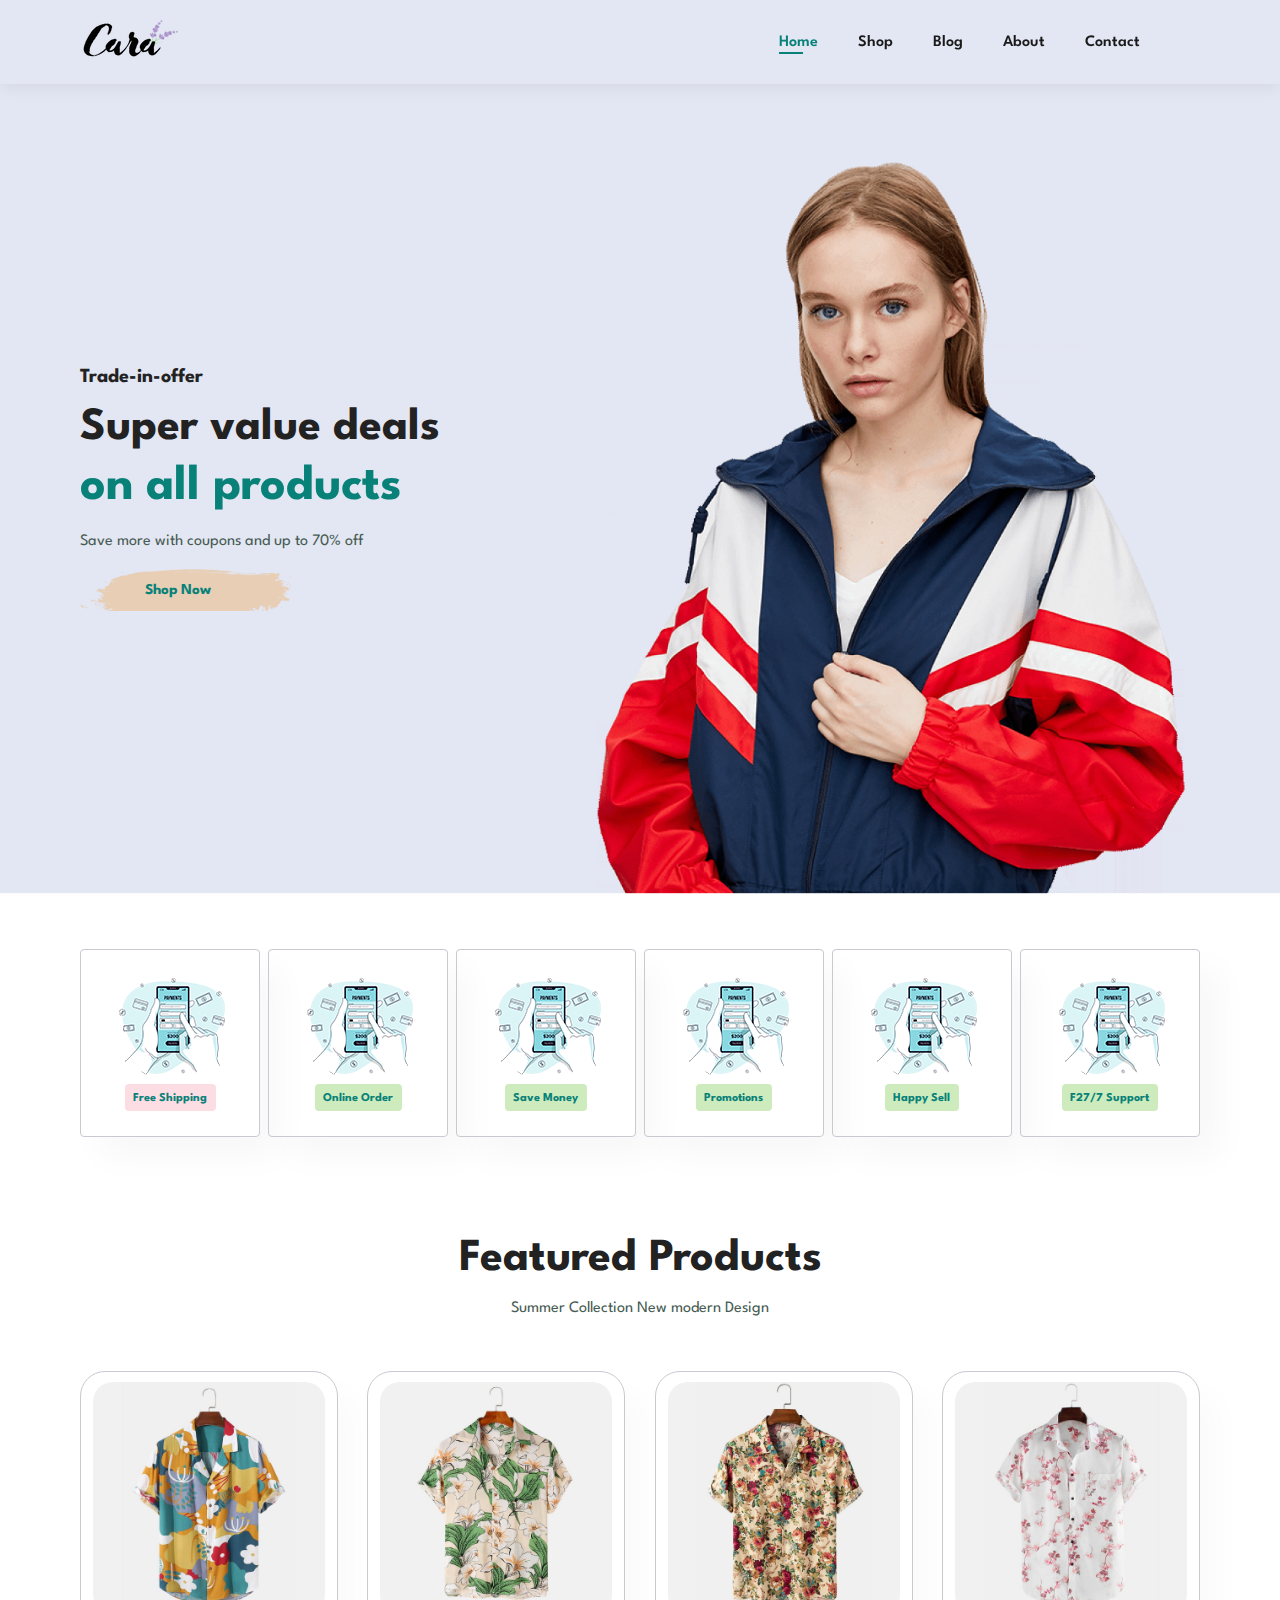
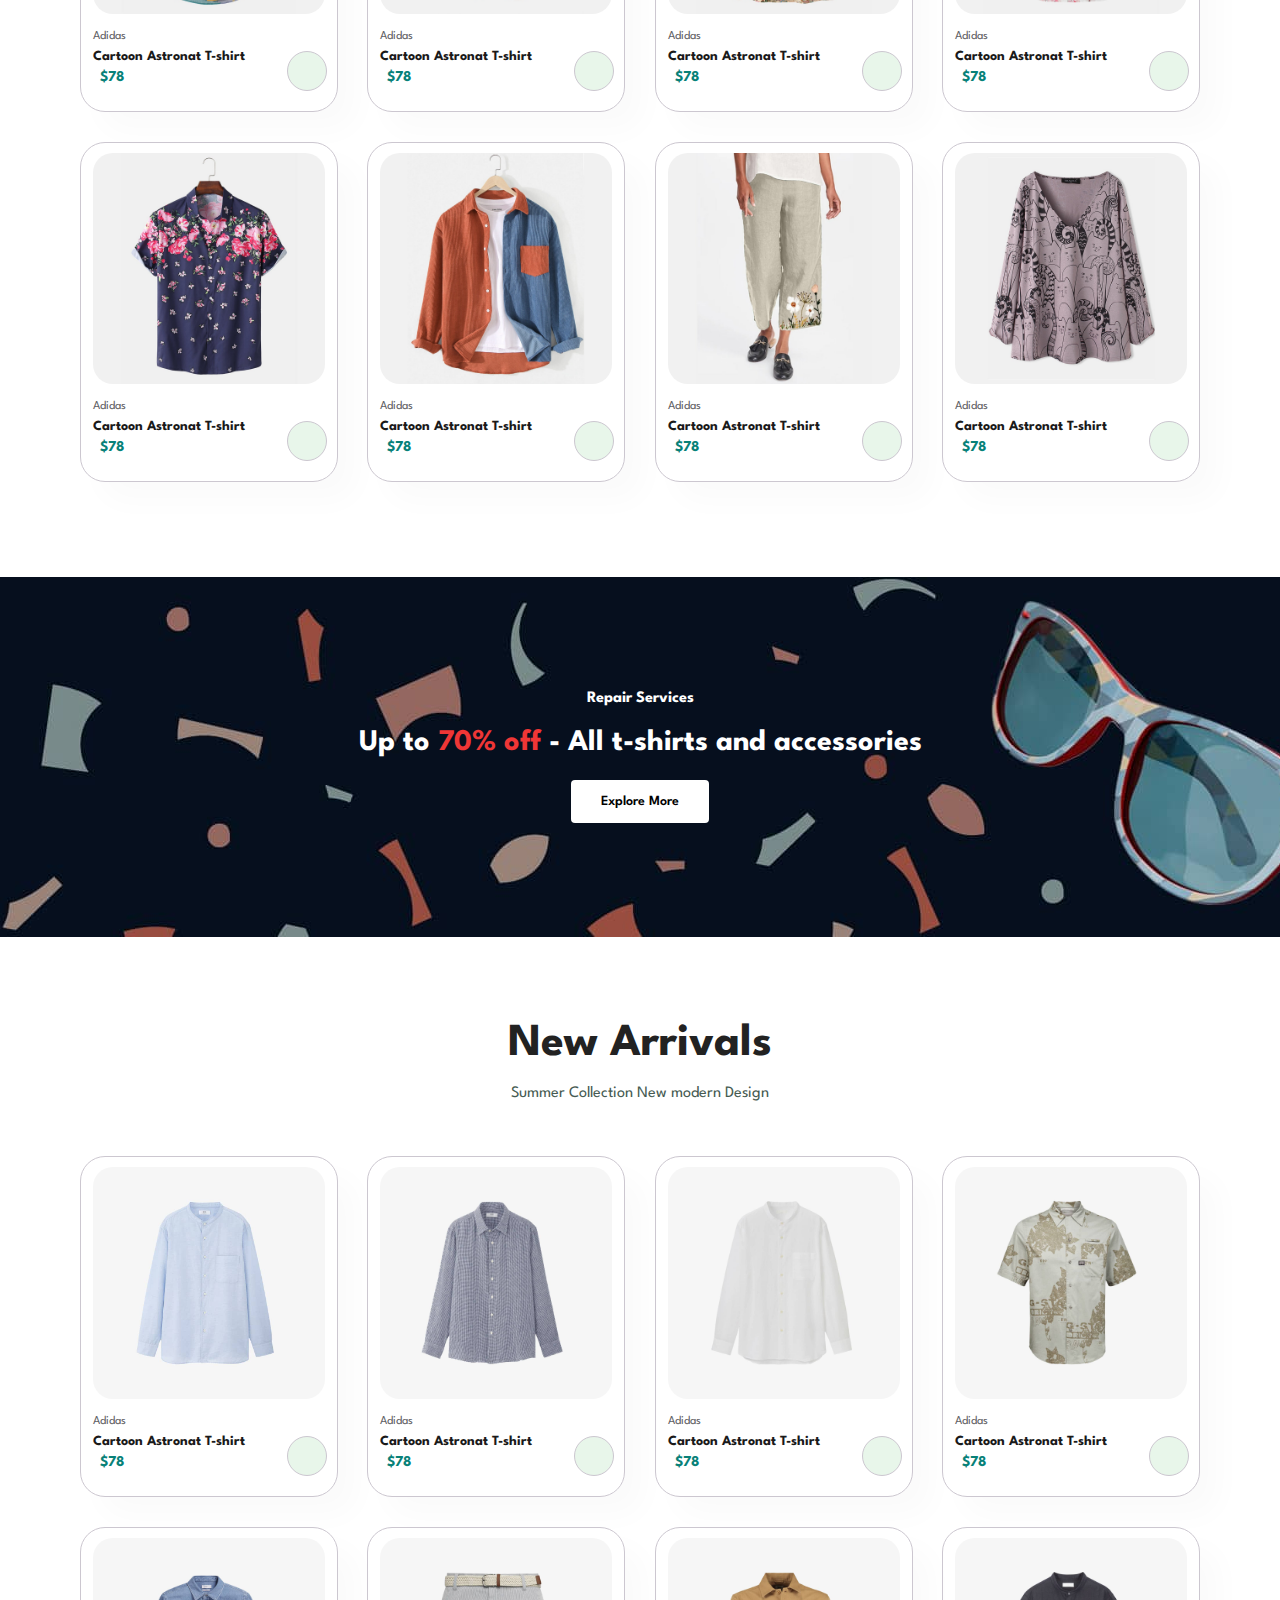
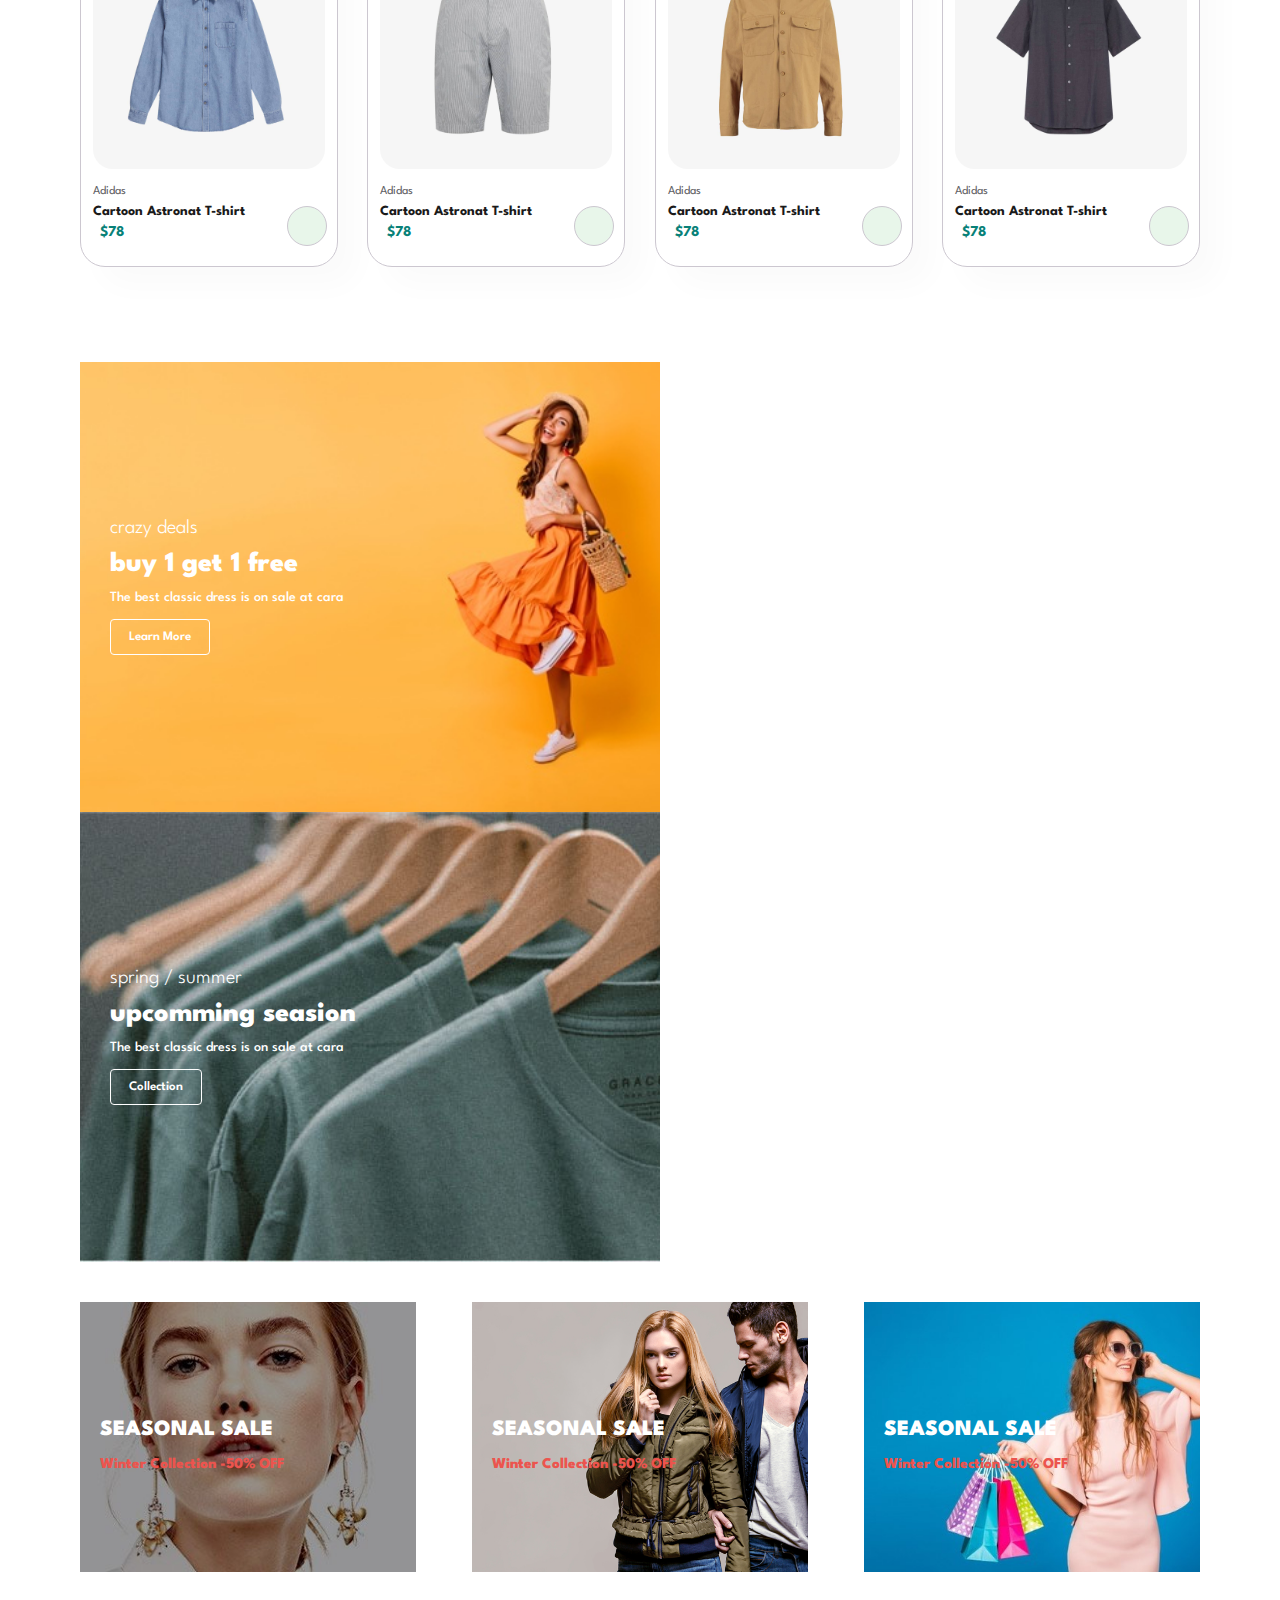
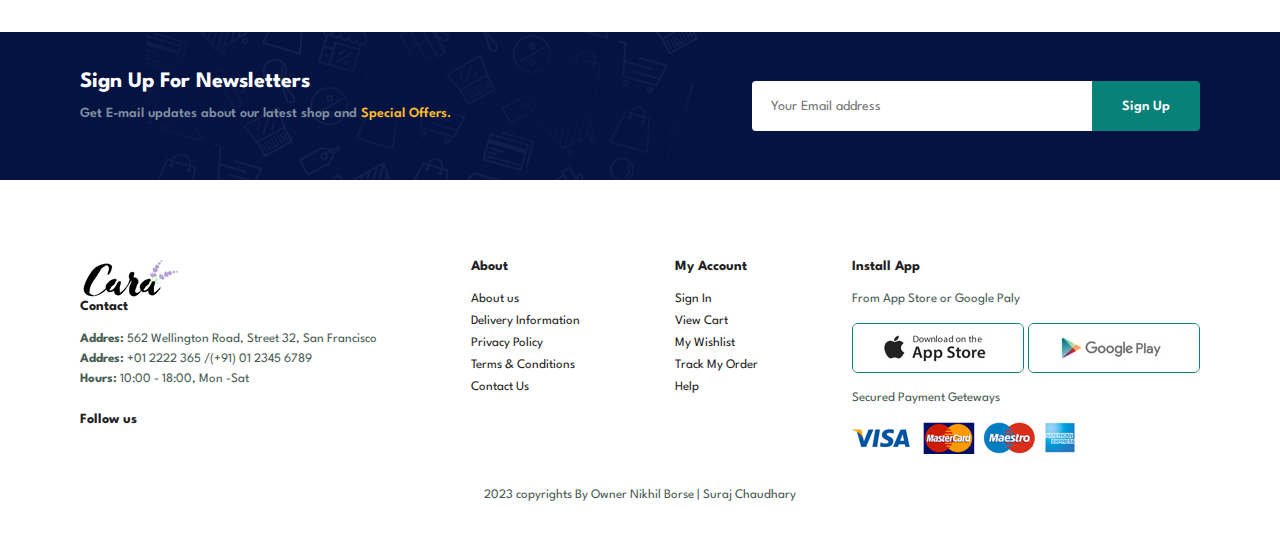
<file: Index.html>
<!DOCTYPE html>
<html lang="en">
  <head>
    <meta charset="UTF-8" />
    <meta http-equiv="X-UA-Compatible" content="IE=edge" />
    <meta name="viewport" content="width=device-width, initial-scale=1.0" />
    <title>BestShopHub</title>
    <!-- Stylesheet link -->
    <link rel="stylesheet" href="./CSS JS/Style.css"/>
    <!-- fontawsome cdn link -->
    <link
      rel="stylesheet"
      href="https://cdnjs.cloudflare.com/ajax/libs/font-awesome/6.4.0/css/all.min.css"
      integrity="sha512-iecdLmaskl7CVkqkXNQ/ZH/XLlvWZOJyj7Yy7tcenmpD1ypASozpmT/E0iPtmFIB46ZmdtAc9eNBvH0H/ZpiBw=="
      crossorigin="anonymous"
      referrerpolicy="no-referrer"
    />    
  </head>

  <body>
    <!-- header -->
    <section id="header">
      <a href="#"><img src="./img/logo.png" class="logo" alt="" /></a>

      <div>
        <ul id="navbar">
          <li><a class="active" href="Index.html">Home</a></li>
          <li><a href="./Pages/Shop.html">Shop</a></li>
          <li><a href="./Pages/blog.html">Blog</a></li>
          <li><a href="./Pages/About.html">About</a></li>
          <li><a href="./Pages/Contact.html">Contact</a></li>
          <li>
            <a id="lg-bag" href="./Pages/Cart.html">
              <i class="fa-solid fa-cart-shopping"></i>
            </a>
          </li>
          <a href="#" id="close"><i class="fa-solid fa-xmark"></i></a>
        </ul>
      </div>
      <div id="mobile">
        <a href="./Pages/Cart.html"><i class="fas fa-shopping-bag"></i></a>
        <i id="bar" class="fa-solid fa-bars"></i>
      </div>
    </section>

    <!-- hero section -->
    <section id="hero">
      <h4>Trade-in-offer</h4>
      <h2>Super value deals</h2>
      <h1>on all products</h1>
      <p>Save more with coupons and up to 70% off</p>
      <button>Shop Now</button>
    </section>

    <section id="feature" class="section-p1">
      <div class="fe-box">
        <img src="./img/features/f1.png" alt="" />
        <h6>Free Shipping</h6>
      </div>

      <div class="fe-box">
        <img src="./img/features/f1.png" alt="" />
        <h6>Online Order</h6>
      </div>

      <div class="fe-box">
        <img src="./img/features/f1.png" alt="" />
        <h6>Save Money</h6>
      </div>

      <div class="fe-box">
        <img src="./img/features/f1.png" alt="" />
        <h6>Promotions</h6>
      </div>

      <div class="fe-box">
        <img src="./img/features/f1.png" alt="" />
        <h6>Happy Sell</h6>
      </div>

      <div class="fe-box">
        <img src="./img/features/f1.png" alt="" />
        <h6>F27/7 Support</h6>
      </div>
    </section>

    <section id="product" class="section-p1">
      <h2>Featured Products</h2>
      <p>Summer Collection New modern Design</p>
      <div class="pro-container">
        <div class="pro">
          <img src="./img/products/f1.jpg" alt="" />
          <div class="des">
            <span>Adidas</span>
            <h5>Cartoon Astronat T-shirt</h5>
            <div class="star">
              <i class="fas fa-star"></i>
              <i class="fas fa-star"></i>
              <i class="fas fa-star"></i>
              <i class="fas fa-star"></i>
              <i class="fas fa-star"></i>
            </div>
            <h4>$78</h4>
          </div>
          <a href="#"><i class="fa-solid fa-cart-shopping cart"></i></a>
        </div>

        <div class="pro">
          <img src="./img/products/f2.jpg" alt="" />
          <div class="des">
            <span>Adidas</span>
            <h5>Cartoon Astronat T-shirt</h5>
            <div class="star">
              <i class="fas fa-star"></i>
              <i class="fas fa-star"></i>
              <i class="fas fa-star"></i>
              <i class="fas fa-star"></i>
              <i class="fas fa-star"></i>
            </div>
            <h4>$78</h4>
          </div>
          <a href="#"><i class="fa-solid fa-cart-shopping cart"></i></a>
        </div>

        <div class="pro">
          <img src="./img/products/f3.jpg" alt="" />
          <div class="des">
            <span>Adidas</span>
            <h5>Cartoon Astronat T-shirt</h5>
            <div class="star">
              <i class="fas fa-star"></i>
              <i class="fas fa-star"></i>
              <i class="fas fa-star"></i>
              <i class="fas fa-star"></i>
              <i class="fas fa-star"></i>
            </div>
            <h4>$78</h4>
          </div>
          <a href="#"><i class="fa-solid fa-cart-shopping cart"></i></a>
        </div>

        <div class="pro">
          <img src="./img/products/f4.jpg" alt="" />
          <div class="des">
            <span>Adidas</span>
            <h5>Cartoon Astronat T-shirt</h5>
            <div class="star">
              <i class="fas fa-star"></i>
              <i class="fas fa-star"></i>
              <i class="fas fa-star"></i>
              <i class="fas fa-star"></i>
              <i class="fas fa-star"></i>
            </div>
            <h4>$78</h4>
          </div>
          <a href="#"><i class="fa-solid fa-cart-shopping cart"></i></a>
        </div>

        <div class="pro">
          <img src="./img/products/f5.jpg" alt="" />
          <div class="des">
            <span>Adidas</span>
            <h5>Cartoon Astronat T-shirt</h5>
            <div class="star">
              <i class="fas fa-star"></i>
              <i class="fas fa-star"></i>
              <i class="fas fa-star"></i>
              <i class="fas fa-star"></i>
              <i class="fas fa-star"></i>
            </div>
            <h4>$78</h4>
          </div>
          <a href="#"><i class="fa-solid fa-cart-shopping cart"></i></a>
        </div>

        <div class="pro">
          <img src="./img/products/f6.jpg" alt="" />
          <div class="des">
            <span>Adidas</span>
            <h5>Cartoon Astronat T-shirt</h5>
            <div class="star">
              <i class="fas fa-star"></i>
              <i class="fas fa-star"></i>
              <i class="fas fa-star"></i>
              <i class="fas fa-star"></i>
              <i class="fas fa-star"></i>
            </div>
            <h4>$78</h4>
          </div>
          <a href="#"><i class="fa-solid fa-cart-shopping cart"></i></a>
        </div>

        <div class="pro">
          <img src="./img/products/f7.jpg" alt="" />
          <div class="des">
            <span>Adidas</span>
            <h5>Cartoon Astronat T-shirt</h5>
            <div class="star">
              <i class="fas fa-star"></i>
              <i class="fas fa-star"></i>
              <i class="fas fa-star"></i>
              <i class="fas fa-star"></i>
              <i class="fas fa-star"></i>
            </div>
            <h4>$78</h4>
          </div>
          <a href="#"><i class="fa-solid fa-cart-shopping cart"></i></a>
        </div>

        <div class="pro">
          <img src="./img/products/f8.jpg" alt="" />
          <div class="des">
            <span>Adidas</span>
            <h5>Cartoon Astronat T-shirt</h5>
            <div class="star">
              <i class="fas fa-star"></i>
              <i class="fas fa-star"></i>
              <i class="fas fa-star"></i>
              <i class="fas fa-star"></i>
              <i class="fas fa-star"></i>
            </div>
            <h4>$78</h4>
          </div>
          <a href="#"><i class="fa-solid fa-cart-shopping cart"></i></a>
        </div>
      </div>
    </section>

    <section id="banner" class="section-m1">
      <h4>Repair Services</h4>
      <h2>Up to <span>70% off</span> - All t-shirts and accessories</h2>
      <button class="normal">Explore More</button>
    </section>

    <section id="product" class="section-p1">
      <h2>New Arrivals</h2>
      <p>Summer Collection New modern Design</p>
      <div class="pro-container">
        <div class="pro">
          <img src="./img/products/n1.jpg" alt="" />
          <div class="des">
            <span>Adidas</span>
            <h5>Cartoon Astronat T-shirt</h5>
            <div class="star">
              <i class="fas fa-star"></i>
              <i class="fas fa-star"></i>
              <i class="fas fa-star"></i>
              <i class="fas fa-star"></i>
              <i class="fas fa-star"></i>
            </div>
            <h4>$78</h4>
          </div>
          <a href="#"><i class="fa-solid fa-cart-shopping cart"></i></a>
        </div>

        <div class="pro">
          <img src="./img/products/n2.jpg" alt="" />
          <div class="des">
            <span>Adidas</span>
            <h5>Cartoon Astronat T-shirt</h5>
            <div class="star">
              <i class="fas fa-star"></i>
              <i class="fas fa-star"></i>
              <i class="fas fa-star"></i>
              <i class="fas fa-star"></i>
              <i class="fas fa-star"></i>
            </div>
            <h4>$78</h4>
          </div>
          <a href="#"><i class="fa-solid fa-cart-shopping cart"></i></a>
        </div>

        <div class="pro">
          <img src="./img/products/n3.jpg" alt="" />
          <div class="des">
            <span>Adidas</span>
            <h5>Cartoon Astronat T-shirt</h5>
            <div class="star">
              <i class="fas fa-star"></i>
              <i class="fas fa-star"></i>
              <i class="fas fa-star"></i>
              <i class="fas fa-star"></i>
              <i class="fas fa-star"></i>
            </div>
            <h4>$78</h4>
          </div>
          <a href="#"><i class="fa-solid fa-cart-shopping cart"></i></a>
        </div>

        <div class="pro">
          <img src="./img/products/n4.jpg" alt="" />
          <div class="des">
            <span>Adidas</span>
            <h5>Cartoon Astronat T-shirt</h5>
            <div class="star">
              <i class="fas fa-star"></i>
              <i class="fas fa-star"></i>
              <i class="fas fa-star"></i>
              <i class="fas fa-star"></i>
              <i class="fas fa-star"></i>
            </div>
            <h4>$78</h4>
          </div>
          <a href="#"><i class="fa-solid fa-cart-shopping cart"></i></a>
        </div>

        <div class="pro">
          <img src="./img/products/n5.jpg" alt="" />
          <div class="des">
            <span>Adidas</span>
            <h5>Cartoon Astronat T-shirt</h5>
            <div class="star">
              <i class="fas fa-star"></i>
              <i class="fas fa-star"></i>
              <i class="fas fa-star"></i>
              <i class="fas fa-star"></i>
              <i class="fas fa-star"></i>
            </div>
            <h4>$78</h4>
          </div>
          <a href="#"><i class="fa-solid fa-cart-shopping cart"></i></a>
        </div>

        <div class="pro">
          <img src="./img/products/n6.jpg" alt="" />
          <div class="des">
            <span>Adidas</span>
            <h5>Cartoon Astronat T-shirt</h5>
            <div class="star">
              <i class="fas fa-star"></i>
              <i class="fas fa-star"></i>
              <i class="fas fa-star"></i>
              <i class="fas fa-star"></i>
              <i class="fas fa-star"></i>
            </div>
            <h4>$78</h4>
          </div>
          <a href="#"><i class="fa-solid fa-cart-shopping cart"></i></a>
        </div>

        <div class="pro">
          <img src="./img/products/n7.jpg" alt="" />
          <div class="des">
            <span>Adidas</span>
            <h5>Cartoon Astronat T-shirt</h5>
            <div class="star">
              <i class="fas fa-star"></i>
              <i class="fas fa-star"></i>
              <i class="fas fa-star"></i>
              <i class="fas fa-star"></i>
              <i class="fas fa-star"></i>
            </div>
            <h4>$78</h4>
          </div>
          <a href="#"><i class="fa-solid fa-cart-shopping cart"></i></a>
        </div>

        <div class="pro">
          <img src="./img/products/n8.jpg" alt="" />
          <div class="des">
            <span>Adidas</span>
            <h5>Cartoon Astronat T-shirt</h5>
            <div class="star">
              <i class="fas fa-star"></i>
              <i class="fas fa-star"></i>
              <i class="fas fa-star"></i>
              <i class="fas fa-star"></i>
              <i class="fas fa-star"></i>
            </div>
            <h4>$78</h4>
          </div>
          <a href="#"><i class="fa-solid fa-cart-shopping cart"></i></a>
        </div>
      </div>
    </section>

    <!-- Collaborator -suraj Chaudhary ---- -->
    <section id="sm-banner" class="section-p1">
      <div class="banner-box">
        <h4>crazy deals</h4>
        <h2>buy 1 get 1 free</h2>
        <span>The best classic dress is on sale at cara</span>
        <button class="white">Learn More</button>
      </div>

      <div class="banner-box banner-box2">
        <h4>spring / summer</h4>
        <h2>upcomming seasion</h2>
        <span>The best classic dress is on sale at cara</span>
        <button class="white">Collection</button>
      </div>
    </section>

    <section id="banner3">
      <div class="banner-box">
        <h2>SEASONAL SALE</h2>
        <h3>Winter Collection -50% OFF</h3>
      </div>

      <div class="banner-box banner-box2">
        <h2>SEASONAL SALE</h2>
        <h3>Winter Collection -50% OFF</h3>
      </div>

      <div class="banner-box banner-box3">
        <h2>SEASONAL SALE</h2>
        <h3>Winter Collection -50% OFF</h3>
      </div>
    </section>

    <!-- Collaborator -suraj Chaudhary ---- -->
    <section id="newsletter" class="section-p1 section-m1">
      <div class="newstext">
        <h4>Sign Up For Newsletters</h4>
        <p>
          Get E-mail updates about our latest shop and
          <span> Special Offers.</span>
        </p>
      </div>
      <div class="form">
        <input type="text" placeholder="Your Email address" />
        <button class="normal">Sign Up</button>
      </div>
    </section>

    <!-- Collaborator -suraj Chaudhary ---- -->
    <footer class="section-p1">
      <div class="col">
        <img src="./img/logo.png" alt="" />
        <h4>Contact</h4>
        <p>
          <strong>Addres:</strong> 562 Wellington Road, Street 32, San Francisco
        </p>

        <p><strong>Addres:</strong> +01 2222 365 /(+91) 01 2345 6789</p>

        <p><strong>Hours:</strong> 10:00 - 18:00, Mon -Sat</p>
        <div class="follow">
          <h4>Follow us</h4>
          <div class="icon">
            <i class="fab fa-facebook-f"></i>
            <i class="fab fa-twitter"></i>
            <i class="fab fa-instagram"></i>
            <i class="fab fa-youtube"></i>
          </div>
        </div>
      </div>

      <div class="col">
        <h4>About</h4>
        <a href="#">About us</a>
        <a href="#">Delivery Information</a>
        <a href="#">Privacy Policy</a>
        <a href="#">Terms & Conditions</a>
        <a href="#">Contact Us</a>
      </div>

      <div class="col">
        <h4>My Account</h4>
        <a href="#">Sign In</a>
        <a href="#">View Cart </a>
        <a href="#">My Wishlist</a>
        <a href="#">Track My Order</a>
        <a href="#">Help</a>
      </div>

      <div class="col install">
        <h4>Install App</h4>
        <p>From App Store or Google Paly</p>
        <div class="row">
          <img src="./img/pay/app.jpg" alt="" />

          <img src="./img/pay/play.jpg" alt="" />
        </div>
        <p>Secured Payment Geteways</p>
        <img src="./img/pay/pay.png" alt="" />
      </div>

      <div class="copyright">
        <p>2023 copyrights By Owner Nikhil Borse | Suraj Chaudhary</p>
      </div>
    </footer>

    <!-- javascript script added -->
    <script src="./CSS JS/Script.js"></script>
  </body>
</html>
</file>
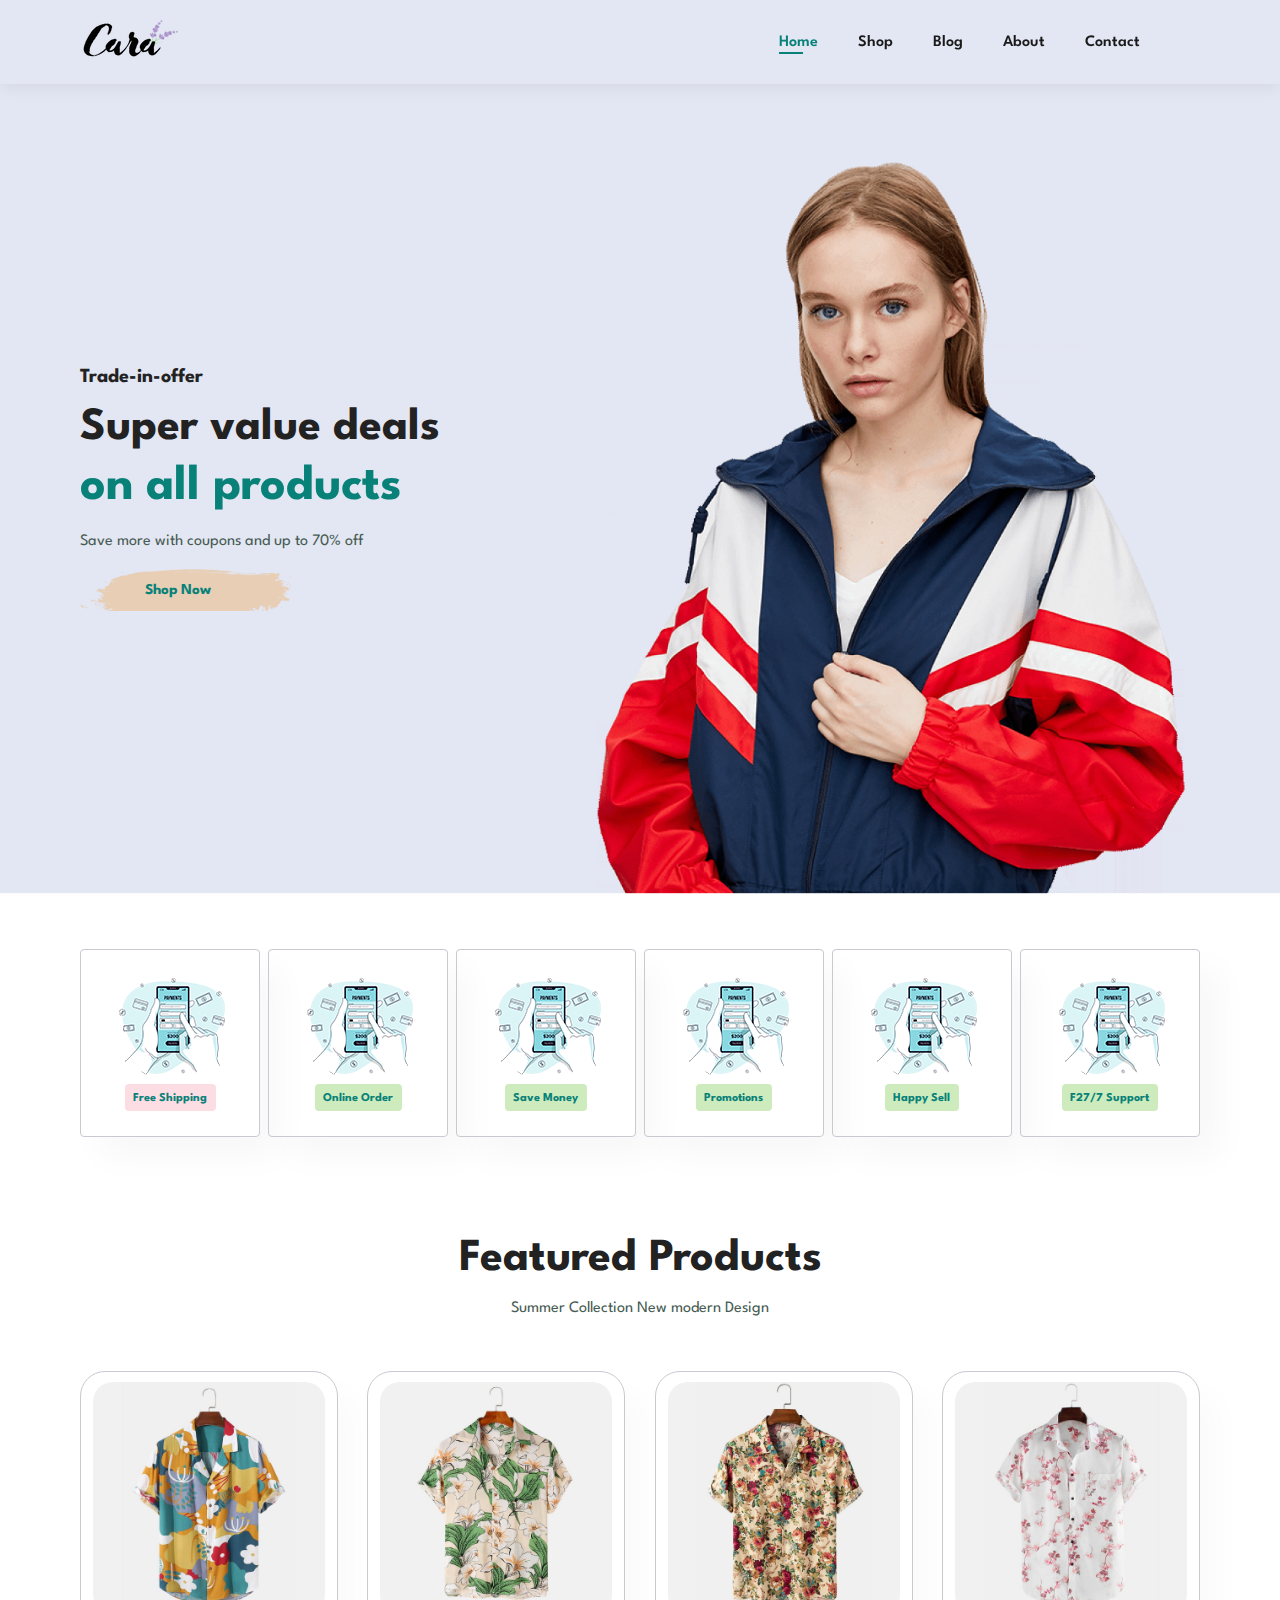
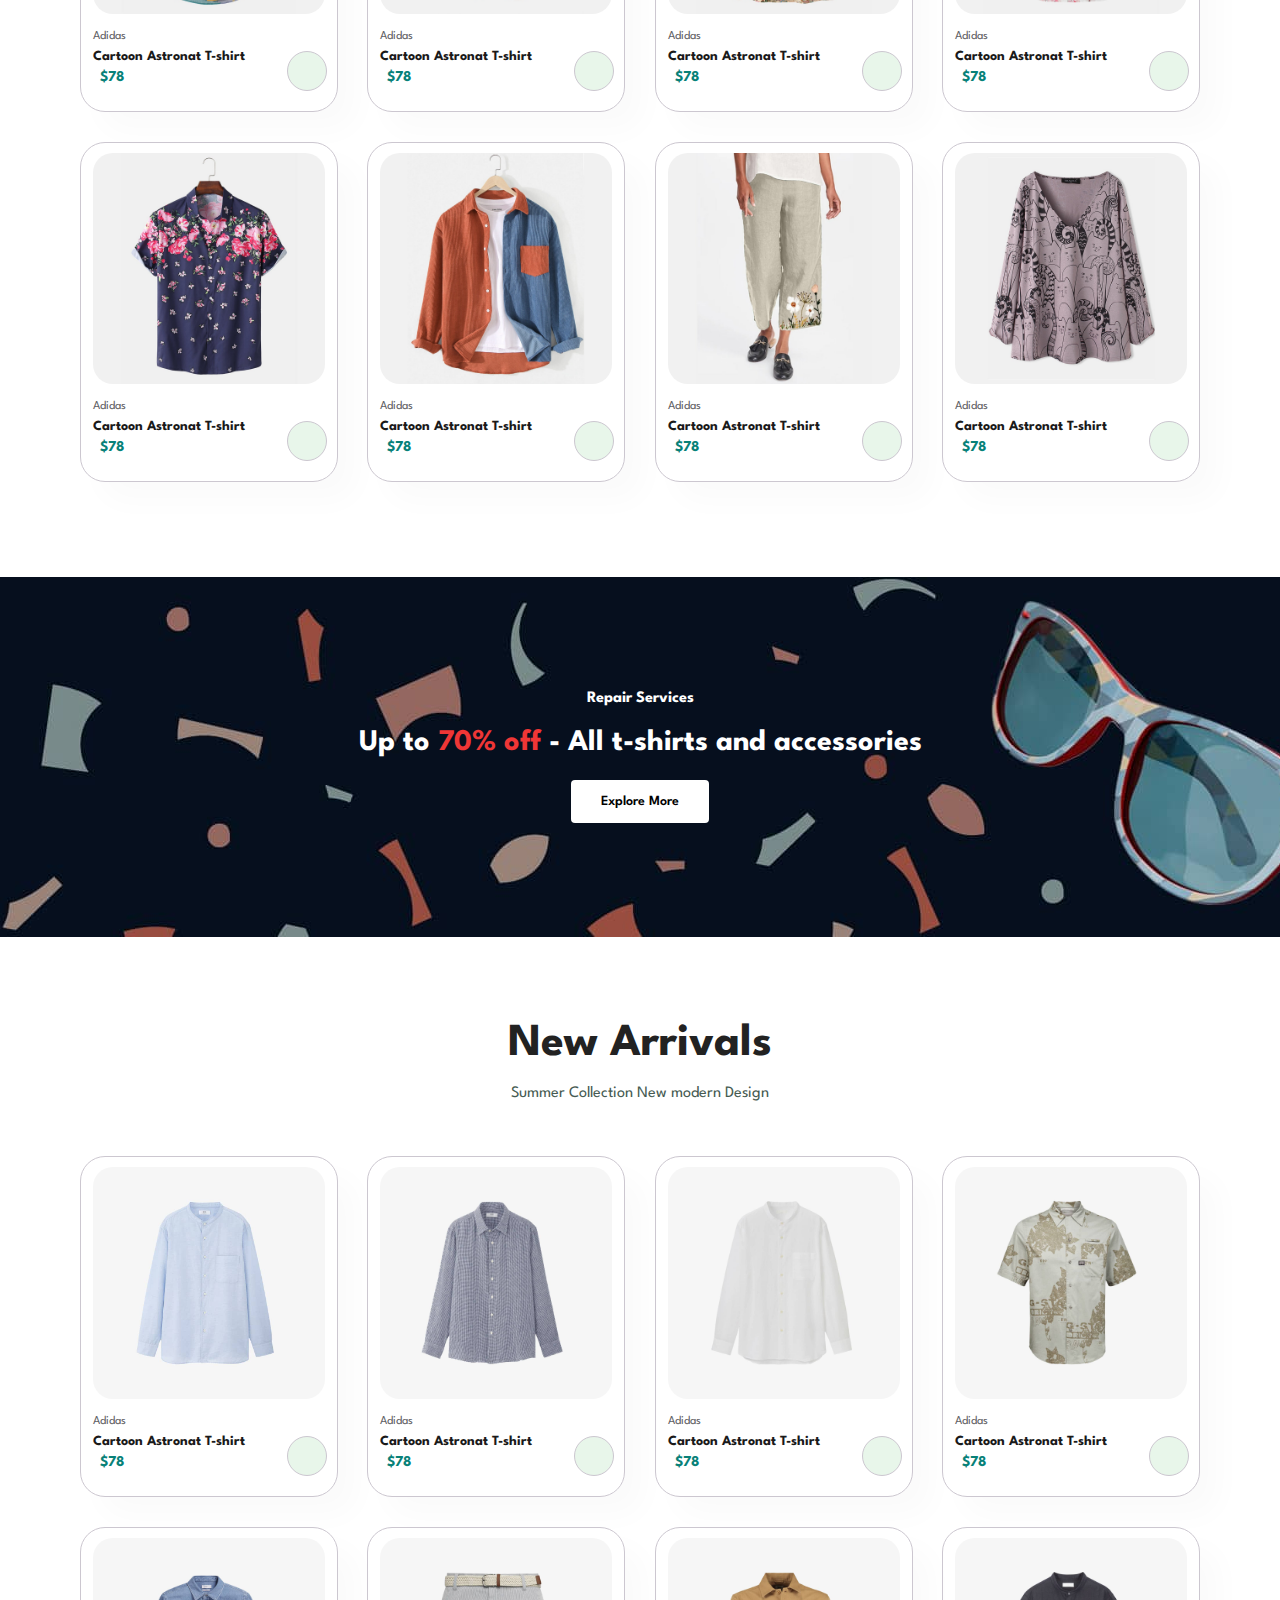
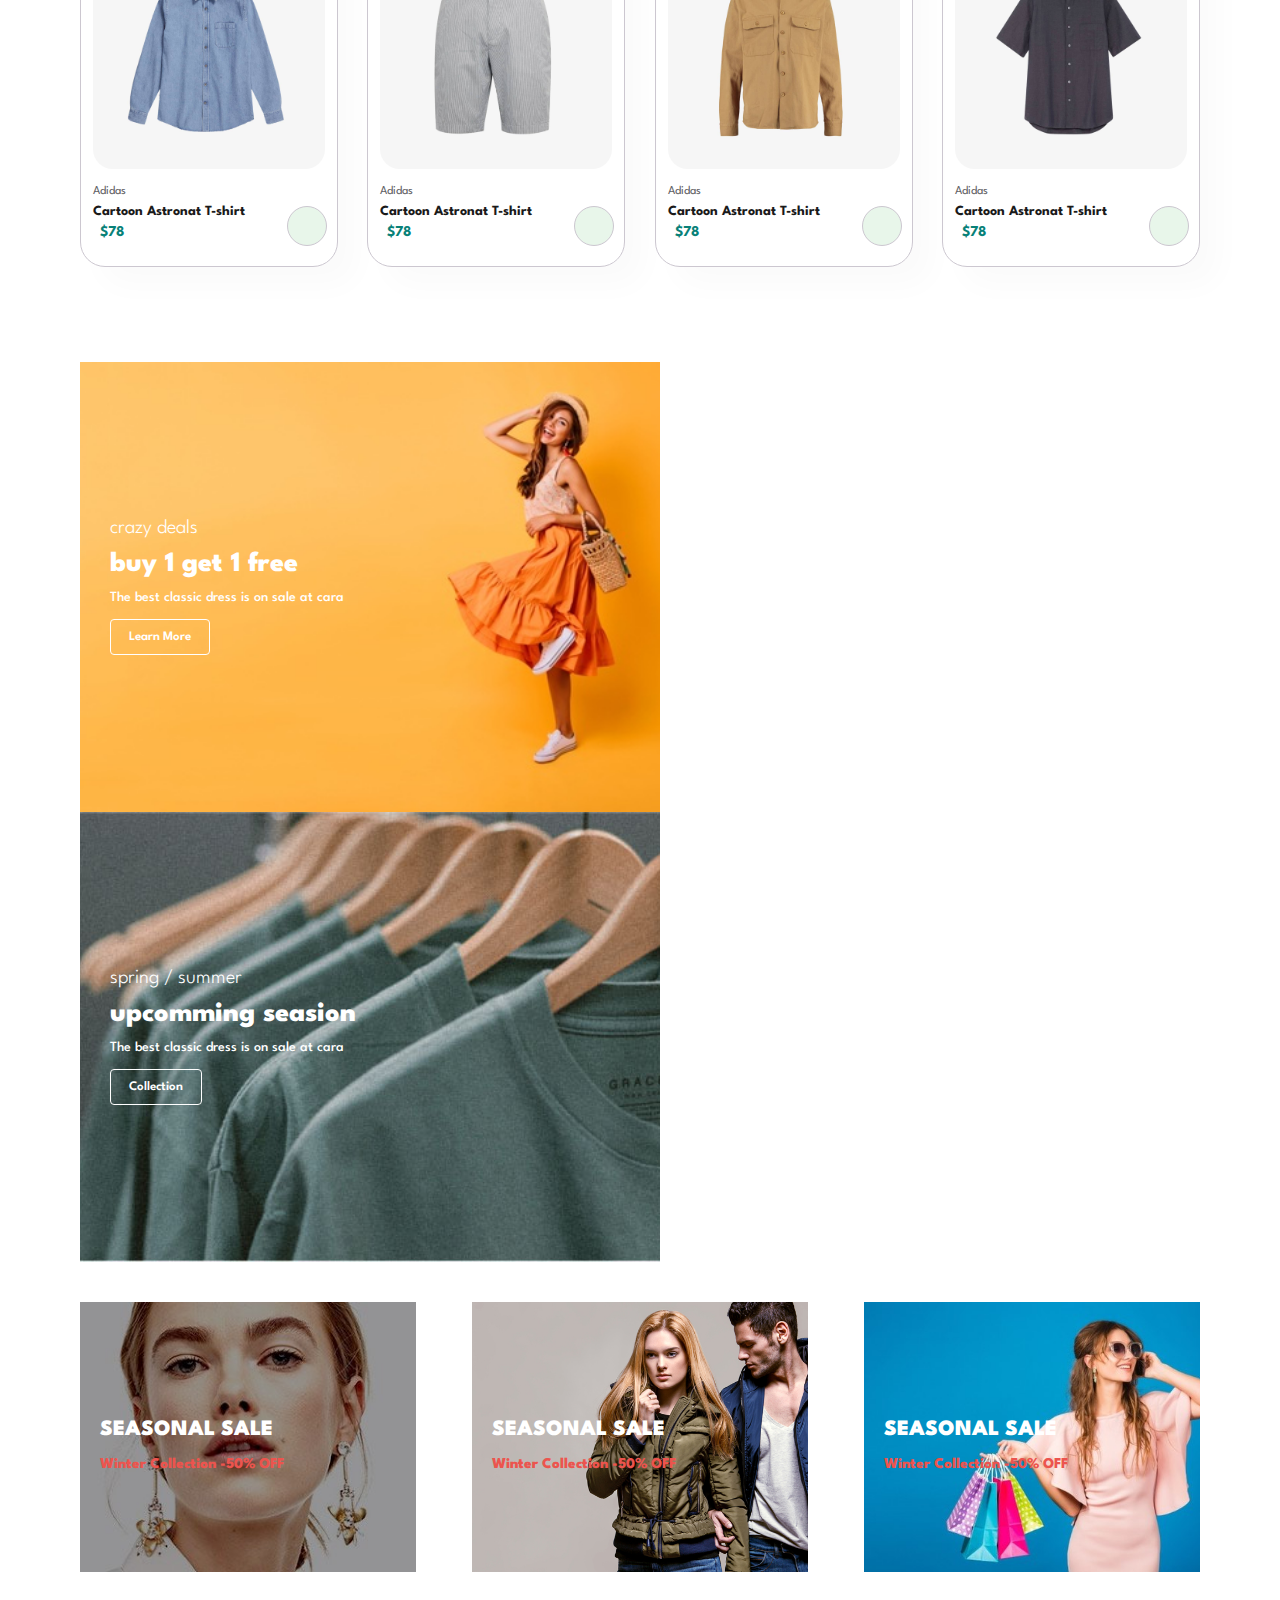
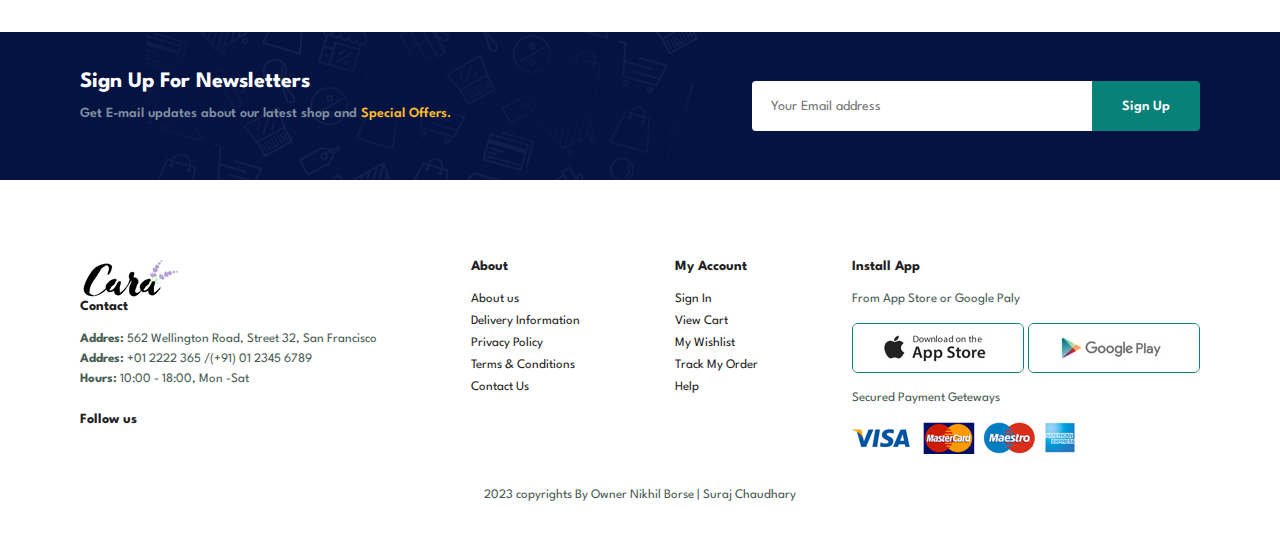
<file: index.html>
<!DOCTYPE html>
<html lang="en">
  <head>
    <meta charset="UTF-8" />
    <meta http-equiv="X-UA-Compatible" content="IE=edge" />
    <meta name="viewport" content="width=device-width, initial-scale=1.0" />
    <title>BestShopHub</title>
    <!-- Stylesheet link -->
    <link rel="stylesheet" href="./CSS JS/Style.css"/>
    <!-- fontawsome cdn link -->
    <link
      rel="stylesheet"
      href="https://cdnjs.cloudflare.com/ajax/libs/font-awesome/6.4.0/css/all.min.css"
      integrity="sha512-iecdLmaskl7CVkqkXNQ/ZH/XLlvWZOJyj7Yy7tcenmpD1ypASozpmT/E0iPtmFIB46ZmdtAc9eNBvH0H/ZpiBw=="
      crossorigin="anonymous"
      referrerpolicy="no-referrer"
    />
    <script src="https://chat.alta-di.com/initQuickChat.js?platform=others&accessId=da30b4b4-7ac8-4b0d-9f5b-0a700e2390e7&oemFlag=OEM" async></script>      
  </head>

  <body>
    <!-- header -->
    <section id="header">
      <a href="#"><img src="./img/logo.png" class="logo" alt="" /></a>

      <div>
        <ul id="navbar">
          <li><a class="active" href="Index.html">Home</a></li>
          <li><a href="./Pages/Shop.html">Shop</a></li>
          <li><a href="./Pages/blog.html">Blog</a></li>
          <li><a href="./Pages/About.html">About</a></li>
          <li><a href="./Pages/Contact.html">Contact</a></li>
          <li>
            <a id="lg-bag" href="./Pages/Cart.html">
              <i class="fa-solid fa-cart-shopping"></i>
            </a>
          </li>
          <a href="#" id="close"><i class="fa-solid fa-xmark"></i></a>
        </ul>
      </div>
      <div id="mobile">
        <a href="./Pages/Cart.html"><i class="fas fa-shopping-bag"></i></a>
        <i id="bar" class="fa-solid fa-bars"></i>
      </div>
    </section>

    <!-- hero section -->
    <section id="hero">
      <h4>Trade-in-offer</h4>
      <h2>Super value deals</h2>
      <h1>on all products</h1>
      <p>Save more with coupons and up to 70% off</p>
      <button>Shop Now</button>
    </section>

    <section id="feature" class="section-p1">
      <div class="fe-box">
        <img src="./img/features/f1.png" alt="" />
        <h6>Free Shipping</h6>
      </div>

      <div class="fe-box">
        <img src="./img/features/f1.png" alt="" />
        <h6>Online Order</h6>
      </div>

      <div class="fe-box">
        <img src="./img/features/f1.png" alt="" />
        <h6>Save Money</h6>
      </div>

      <div class="fe-box">
        <img src="./img/features/f1.png" alt="" />
        <h6>Promotions</h6>
      </div>

      <div class="fe-box">
        <img src="./img/features/f1.png" alt="" />
        <h6>Happy Sell</h6>
      </div>

      <div class="fe-box">
        <img src="./img/features/f1.png" alt="" />
        <h6>F27/7 Support</h6>
      </div>
    </section>

    <section id="product" class="section-p1">
      <h2>Featured Products</h2>
      <p>Summer Collection New modern Design</p>
      <div class="pro-container">
        <div class="pro">
          <img src="./img/products/f1.jpg" alt="" />
          <div class="des">
            <span>Adidas</span>
            <h5>Cartoon Astronat T-shirt</h5>
            <div class="star">
              <i class="fas fa-star"></i>
              <i class="fas fa-star"></i>
              <i class="fas fa-star"></i>
              <i class="fas fa-star"></i>
              <i class="fas fa-star"></i>
            </div>
            <h4>$78</h4>
          </div>
          <a href="#"><i class="fa-solid fa-cart-shopping cart"></i></a>
        </div>

        <div class="pro">
          <img src="./img/products/f2.jpg" alt="" />
          <div class="des">
            <span>Adidas</span>
            <h5>Cartoon Astronat T-shirt</h5>
            <div class="star">
              <i class="fas fa-star"></i>
              <i class="fas fa-star"></i>
              <i class="fas fa-star"></i>
              <i class="fas fa-star"></i>
              <i class="fas fa-star"></i>
            </div>
            <h4>$78</h4>
          </div>
          <a href="#"><i class="fa-solid fa-cart-shopping cart"></i></a>
        </div>

        <div class="pro">
          <img src="./img/products/f3.jpg" alt="" />
          <div class="des">
            <span>Adidas</span>
            <h5>Cartoon Astronat T-shirt</h5>
            <div class="star">
              <i class="fas fa-star"></i>
              <i class="fas fa-star"></i>
              <i class="fas fa-star"></i>
              <i class="fas fa-star"></i>
              <i class="fas fa-star"></i>
            </div>
            <h4>$78</h4>
          </div>
          <a href="#"><i class="fa-solid fa-cart-shopping cart"></i></a>
        </div>

        <div class="pro">
          <img src="./img/products/f4.jpg" alt="" />
          <div class="des">
            <span>Adidas</span>
            <h5>Cartoon Astronat T-shirt</h5>
            <div class="star">
              <i class="fas fa-star"></i>
              <i class="fas fa-star"></i>
              <i class="fas fa-star"></i>
              <i class="fas fa-star"></i>
              <i class="fas fa-star"></i>
            </div>
            <h4>$78</h4>
          </div>
          <a href="#"><i class="fa-solid fa-cart-shopping cart"></i></a>
        </div>

        <div class="pro">
          <img src="./img/products/f5.jpg" alt="" />
          <div class="des">
            <span>Adidas</span>
            <h5>Cartoon Astronat T-shirt</h5>
            <div class="star">
              <i class="fas fa-star"></i>
              <i class="fas fa-star"></i>
              <i class="fas fa-star"></i>
              <i class="fas fa-star"></i>
              <i class="fas fa-star"></i>
            </div>
            <h4>$78</h4>
          </div>
          <a href="#"><i class="fa-solid fa-cart-shopping cart"></i></a>
        </div>

        <div class="pro">
          <img src="./img/products/f6.jpg" alt="" />
          <div class="des">
            <span>Adidas</span>
            <h5>Cartoon Astronat T-shirt</h5>
            <div class="star">
              <i class="fas fa-star"></i>
              <i class="fas fa-star"></i>
              <i class="fas fa-star"></i>
              <i class="fas fa-star"></i>
              <i class="fas fa-star"></i>
            </div>
            <h4>$78</h4>
          </div>
          <a href="#"><i class="fa-solid fa-cart-shopping cart"></i></a>
        </div>

        <div class="pro">
          <img src="./img/products/f7.jpg" alt="" />
          <div class="des">
            <span>Adidas</span>
            <h5>Cartoon Astronat T-shirt</h5>
            <div class="star">
              <i class="fas fa-star"></i>
              <i class="fas fa-star"></i>
              <i class="fas fa-star"></i>
              <i class="fas fa-star"></i>
              <i class="fas fa-star"></i>
            </div>
            <h4>$78</h4>
          </div>
          <a href="#"><i class="fa-solid fa-cart-shopping cart"></i></a>
        </div>

        <div class="pro">
          <img src="./img/products/f8.jpg" alt="" />
          <div class="des">
            <span>Adidas</span>
            <h5>Cartoon Astronat T-shirt</h5>
            <div class="star">
              <i class="fas fa-star"></i>
              <i class="fas fa-star"></i>
              <i class="fas fa-star"></i>
              <i class="fas fa-star"></i>
              <i class="fas fa-star"></i>
            </div>
            <h4>$78</h4>
          </div>
          <a href="#"><i class="fa-solid fa-cart-shopping cart"></i></a>
        </div>
      </div>
    </section>

    <section id="banner" class="section-m1">
      <h4>Repair Services</h4>
      <h2>Up to <span>70% off</span> - All t-shirts and accessories</h2>
      <button class="normal">Explore More</button>
    </section>

    <section id="product" class="section-p1">
      <h2>New Arrivals</h2>
      <p>Summer Collection New modern Design</p>
      <div class="pro-container">
        <div class="pro">
          <img src="./img/products/n1.jpg" alt="" />
          <div class="des">
            <span>Adidas</span>
            <h5>Cartoon Astronat T-shirt</h5>
            <div class="star">
              <i class="fas fa-star"></i>
              <i class="fas fa-star"></i>
              <i class="fas fa-star"></i>
              <i class="fas fa-star"></i>
              <i class="fas fa-star"></i>
            </div>
            <h4>$78</h4>
          </div>
          <a href="#"><i class="fa-solid fa-cart-shopping cart"></i></a>
        </div>

        <div class="pro">
          <img src="./img/products/n2.jpg" alt="" />
          <div class="des">
            <span>Adidas</span>
            <h5>Cartoon Astronat T-shirt</h5>
            <div class="star">
              <i class="fas fa-star"></i>
              <i class="fas fa-star"></i>
              <i class="fas fa-star"></i>
              <i class="fas fa-star"></i>
              <i class="fas fa-star"></i>
            </div>
            <h4>$78</h4>
          </div>
          <a href="#"><i class="fa-solid fa-cart-shopping cart"></i></a>
        </div>

        <div class="pro">
          <img src="./img/products/n3.jpg" alt="" />
          <div class="des">
            <span>Adidas</span>
            <h5>Cartoon Astronat T-shirt</h5>
            <div class="star">
              <i class="fas fa-star"></i>
              <i class="fas fa-star"></i>
              <i class="fas fa-star"></i>
              <i class="fas fa-star"></i>
              <i class="fas fa-star"></i>
            </div>
            <h4>$78</h4>
          </div>
          <a href="#"><i class="fa-solid fa-cart-shopping cart"></i></a>
        </div>

        <div class="pro">
          <img src="./img/products/n4.jpg" alt="" />
          <div class="des">
            <span>Adidas</span>
            <h5>Cartoon Astronat T-shirt</h5>
            <div class="star">
              <i class="fas fa-star"></i>
              <i class="fas fa-star"></i>
              <i class="fas fa-star"></i>
              <i class="fas fa-star"></i>
              <i class="fas fa-star"></i>
            </div>
            <h4>$78</h4>
          </div>
          <a href="#"><i class="fa-solid fa-cart-shopping cart"></i></a>
        </div>

        <div class="pro">
          <img src="./img/products/n5.jpg" alt="" />
          <div class="des">
            <span>Adidas</span>
            <h5>Cartoon Astronat T-shirt</h5>
            <div class="star">
              <i class="fas fa-star"></i>
              <i class="fas fa-star"></i>
              <i class="fas fa-star"></i>
              <i class="fas fa-star"></i>
              <i class="fas fa-star"></i>
            </div>
            <h4>$78</h4>
          </div>
          <a href="#"><i class="fa-solid fa-cart-shopping cart"></i></a>
        </div>

        <div class="pro">
          <img src="./img/products/n6.jpg" alt="" />
          <div class="des">
            <span>Adidas</span>
            <h5>Cartoon Astronat T-shirt</h5>
            <div class="star">
              <i class="fas fa-star"></i>
              <i class="fas fa-star"></i>
              <i class="fas fa-star"></i>
              <i class="fas fa-star"></i>
              <i class="fas fa-star"></i>
            </div>
            <h4>$78</h4>
          </div>
          <a href="#"><i class="fa-solid fa-cart-shopping cart"></i></a>
        </div>

        <div class="pro">
          <img src="./img/products/n7.jpg" alt="" />
          <div class="des">
            <span>Adidas</span>
            <h5>Cartoon Astronat T-shirt</h5>
            <div class="star">
              <i class="fas fa-star"></i>
              <i class="fas fa-star"></i>
              <i class="fas fa-star"></i>
              <i class="fas fa-star"></i>
              <i class="fas fa-star"></i>
            </div>
            <h4>$78</h4>
          </div>
          <a href="#"><i class="fa-solid fa-cart-shopping cart"></i></a>
        </div>

        <div class="pro">
          <img src="./img/products/n8.jpg" alt="" />
          <div class="des">
            <span>Adidas</span>
            <h5>Cartoon Astronat T-shirt</h5>
            <div class="star">
              <i class="fas fa-star"></i>
              <i class="fas fa-star"></i>
              <i class="fas fa-star"></i>
              <i class="fas fa-star"></i>
              <i class="fas fa-star"></i>
            </div>
            <h4>$78</h4>
          </div>
          <a href="#"><i class="fa-solid fa-cart-shopping cart"></i></a>
        </div>
      </div>
    </section>

    <!-- Collaborator -suraj Chaudhary ---- -->
    <section id="sm-banner" class="section-p1">
      <div class="banner-box">
        <h4>crazy deals</h4>
        <h2>buy 1 get 1 free</h2>
        <span>The best classic dress is on sale at cara</span>
        <button class="white">Learn More</button>
      </div>

      <div class="banner-box banner-box2">
        <h4>spring / summer</h4>
        <h2>upcomming seasion</h2>
        <span>The best classic dress is on sale at cara</span>
        <button class="white">Collection</button>
      </div>
    </section>

    <section id="banner3">
      <div class="banner-box">
        <h2>SEASONAL SALE</h2>
        <h3>Winter Collection -50% OFF</h3>
      </div>

      <div class="banner-box banner-box2">
        <h2>SEASONAL SALE</h2>
        <h3>Winter Collection -50% OFF</h3>
      </div>

      <div class="banner-box banner-box3">
        <h2>SEASONAL SALE</h2>
        <h3>Winter Collection -50% OFF</h3>
      </div>
    </section>

    <!-- Collaborator -suraj Chaudhary ---- -->
    <section id="newsletter" class="section-p1 section-m1">
      <div class="newstext">
        <h4>Sign Up For Newsletters</h4>
        <p>
          Get E-mail updates about our latest shop and
          <span> Special Offers.</span>
        </p>
      </div>
      <div class="form">
        <input type="text" placeholder="Your Email address" />
        <button class="normal">Sign Up</button>
      </div>
    </section>

    <!-- Collaborator -suraj Chaudhary ---- -->
    <footer class="section-p1">
      <div class="col">
        <img src="./img/logo.png" alt="" />
        <h4>Contact</h4>
        <p>
          <strong>Addres:</strong> 562 Wellington Road, Street 32, San Francisco
        </p>

        <p><strong>Addres:</strong> +01 2222 365 /(+91) 01 2345 6789</p>

        <p><strong>Hours:</strong> 10:00 - 18:00, Mon -Sat</p>
        <div class="follow">
          <h4>Follow us</h4>
          <div class="icon">
            <i class="fab fa-facebook-f"></i>
            <i class="fab fa-twitter"></i>
            <i class="fab fa-instagram"></i>
            <i class="fab fa-youtube"></i>
          </div>
        </div>
      </div>

      <div class="col">
        <h4>About</h4>
        <a href="#">About us</a>
        <a href="#">Delivery Information</a>
        <a href="#">Privacy Policy</a>
        <a href="#">Terms & Conditions</a>
        <a href="#">Contact Us</a>
      </div>

      <div class="col">
        <h4>My Account</h4>
        <a href="#">Sign In</a>
        <a href="#">View Cart </a>
        <a href="#">My Wishlist</a>
        <a href="#">Track My Order</a>
        <a href="#">Help</a>
      </div>

      <div class="col install">
        <h4>Install App</h4>
        <p>From App Store or Google Paly</p>
        <div class="row">
          <img src="./img/pay/app.jpg" alt="" />

          <img src="./img/pay/play.jpg" alt="" />
        </div>
        <p>Secured Payment Geteways</p>
        <img src="./img/pay/pay.png" alt="" />
      </div>

      <div class="copyright">
        <p>2023 copyrights By Owner Nikhil Borse | Suraj Chaudhary</p>
      </div>
    </footer>

<script type="text/javascript">
  window.tiledeskSettings = {
        projectid: "67f77e3d92bc770013b61c5c"
  };
  (function(d, s, id) {
       var w=window; var d=document; var i=function(){i.c(arguments);};
       i.q=[]; i.c=function(args){i.q.push(args);}; w.Tiledesk=i;
       var js, fjs=d.getElementsByTagName(s)[0];
       if (d.getElementById(id)) return;
       js=d.createElement(s);
       js.id=id; js.async=true; js.src="https://widget.tiledesk.com/v6/launch.js";
       fjs.parentNode.insertBefore(js, fjs);
  }(document,'script','tiledesk-jssdk'));
</script>
    
<!-- End of Omnichat code -->
    
  </body>
</html>
</file>
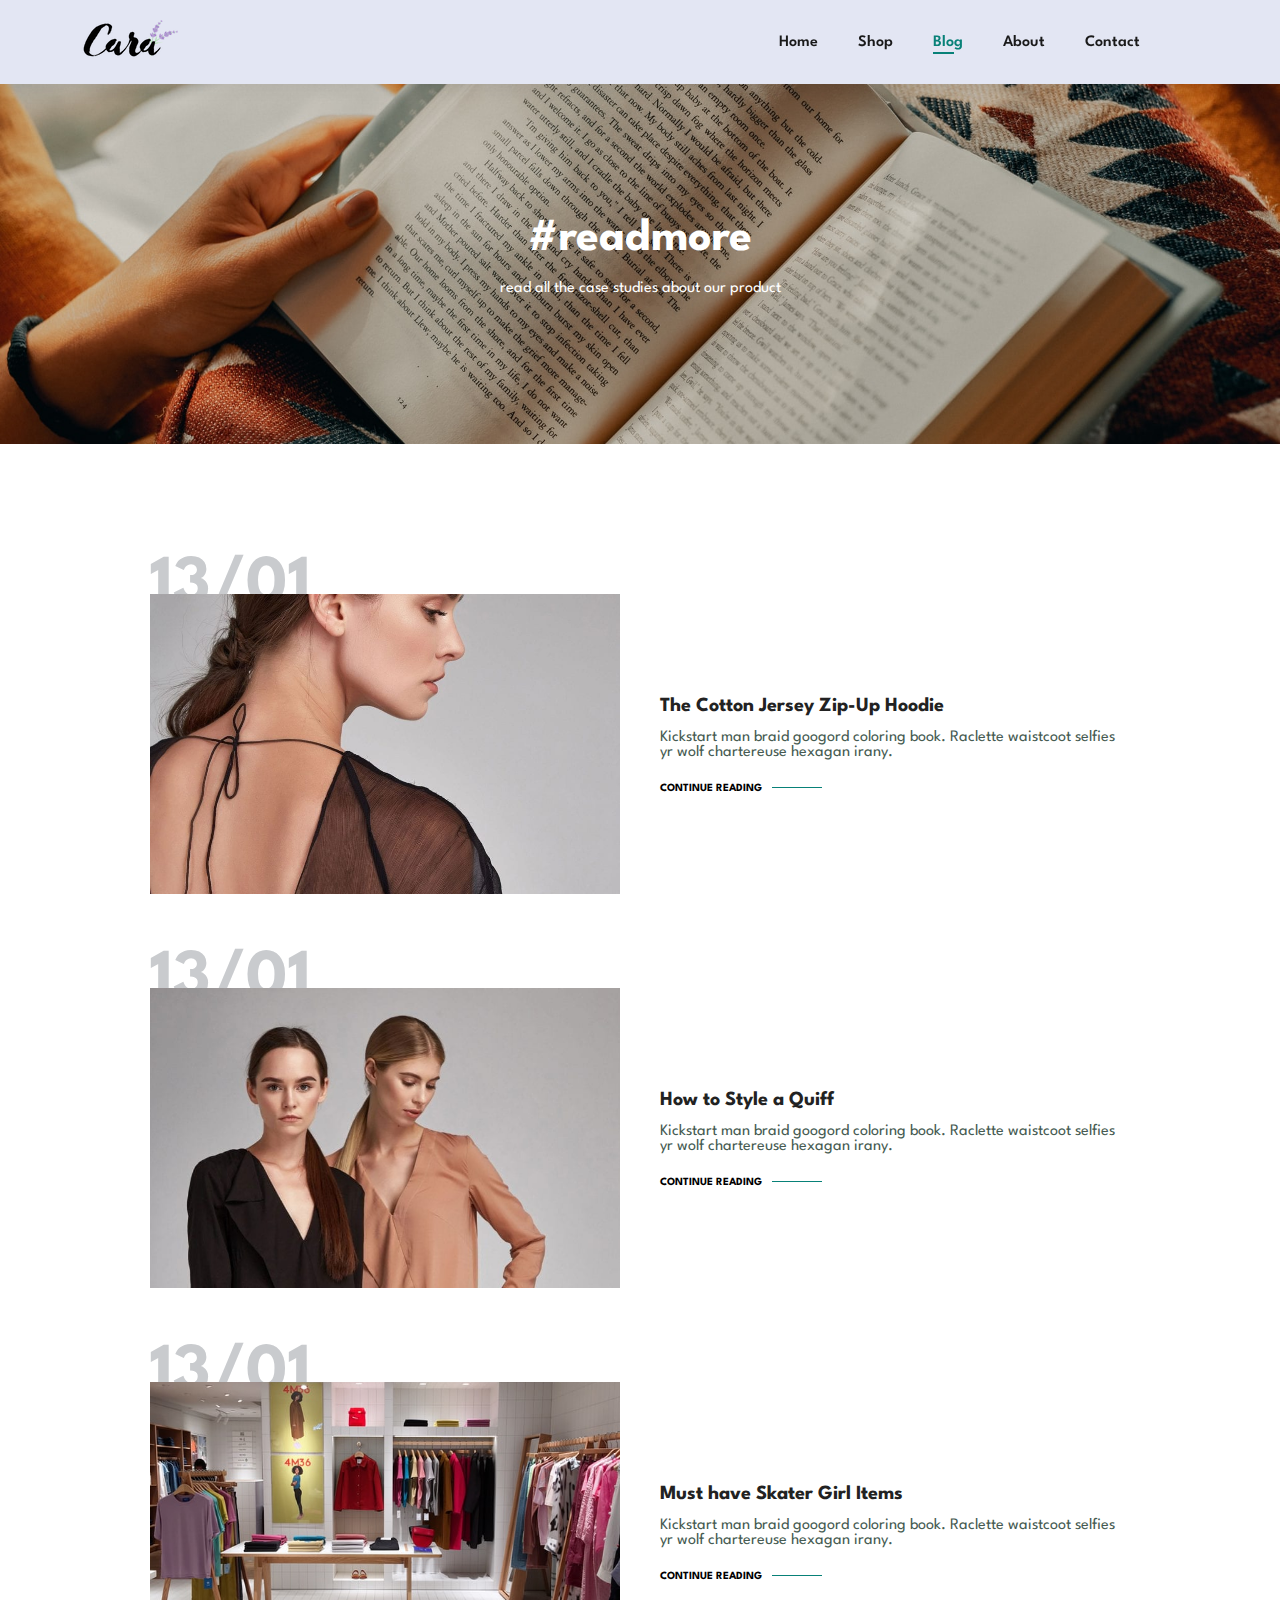
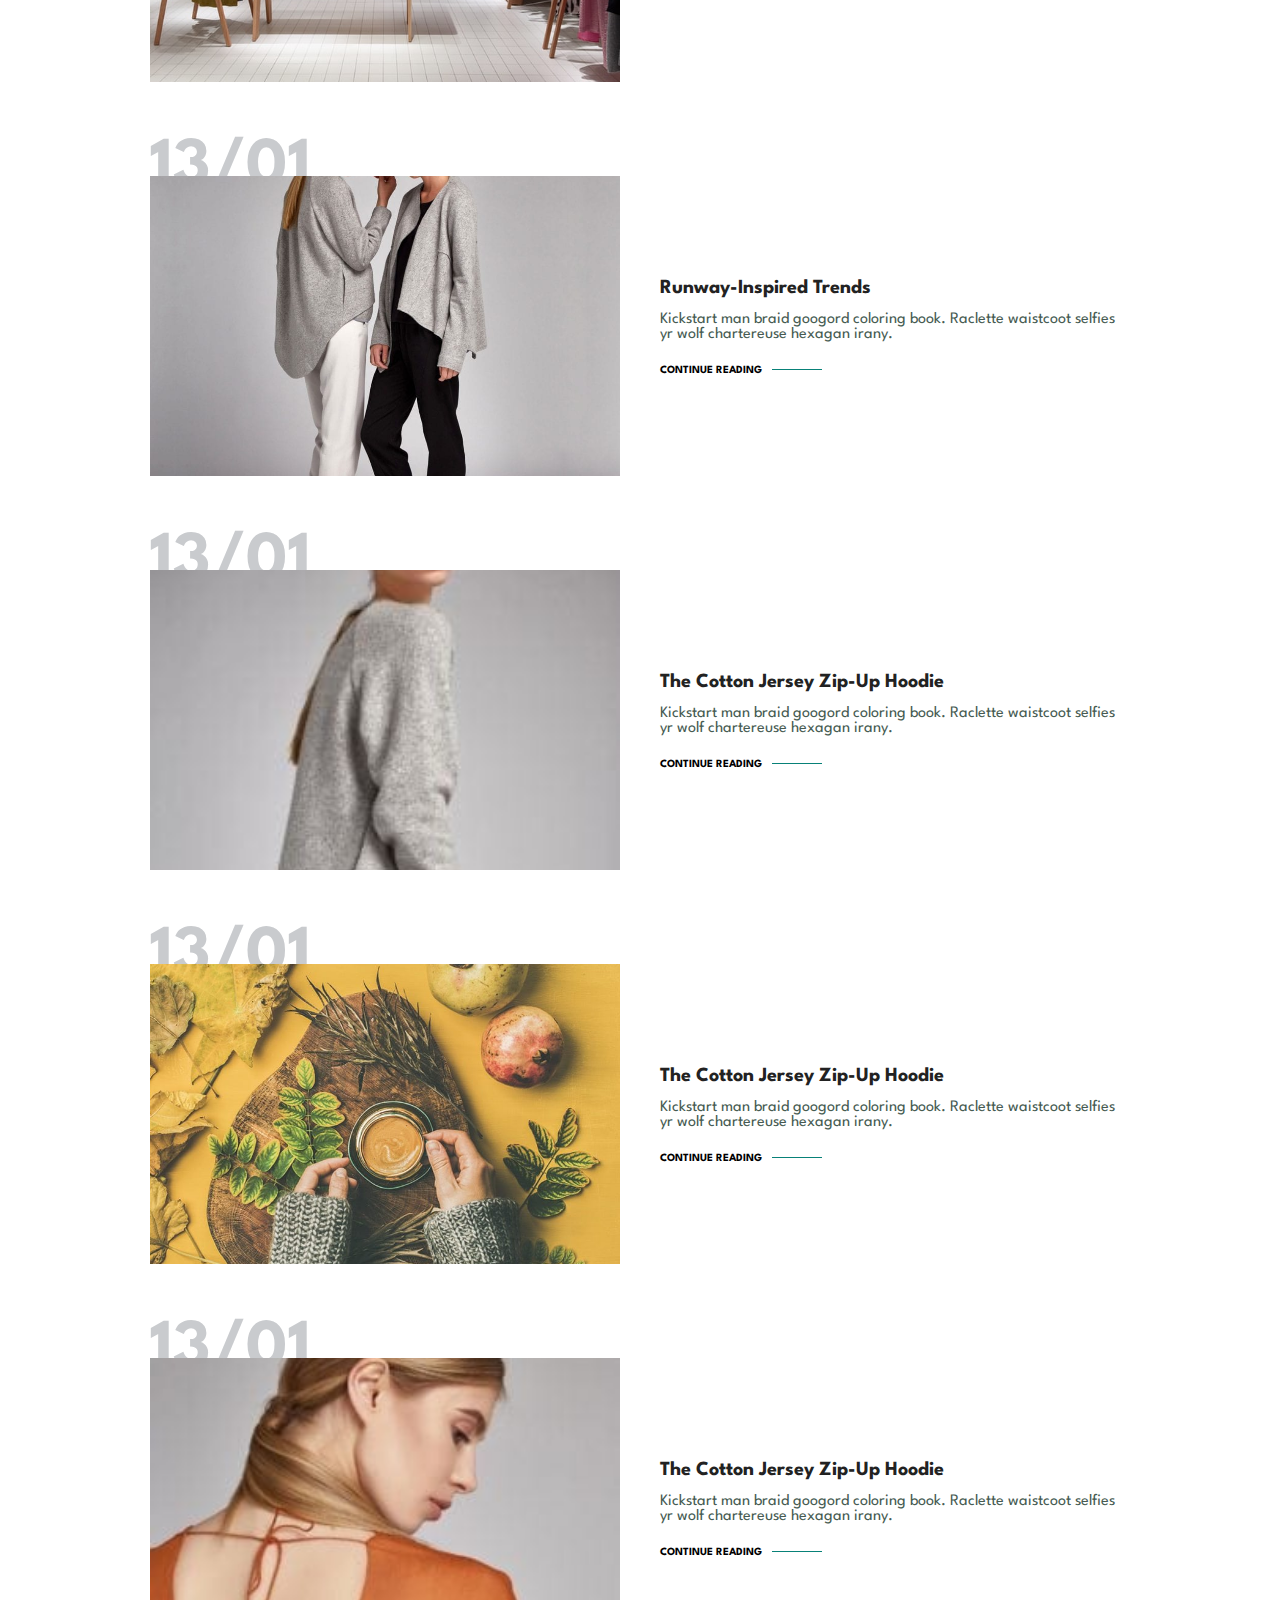
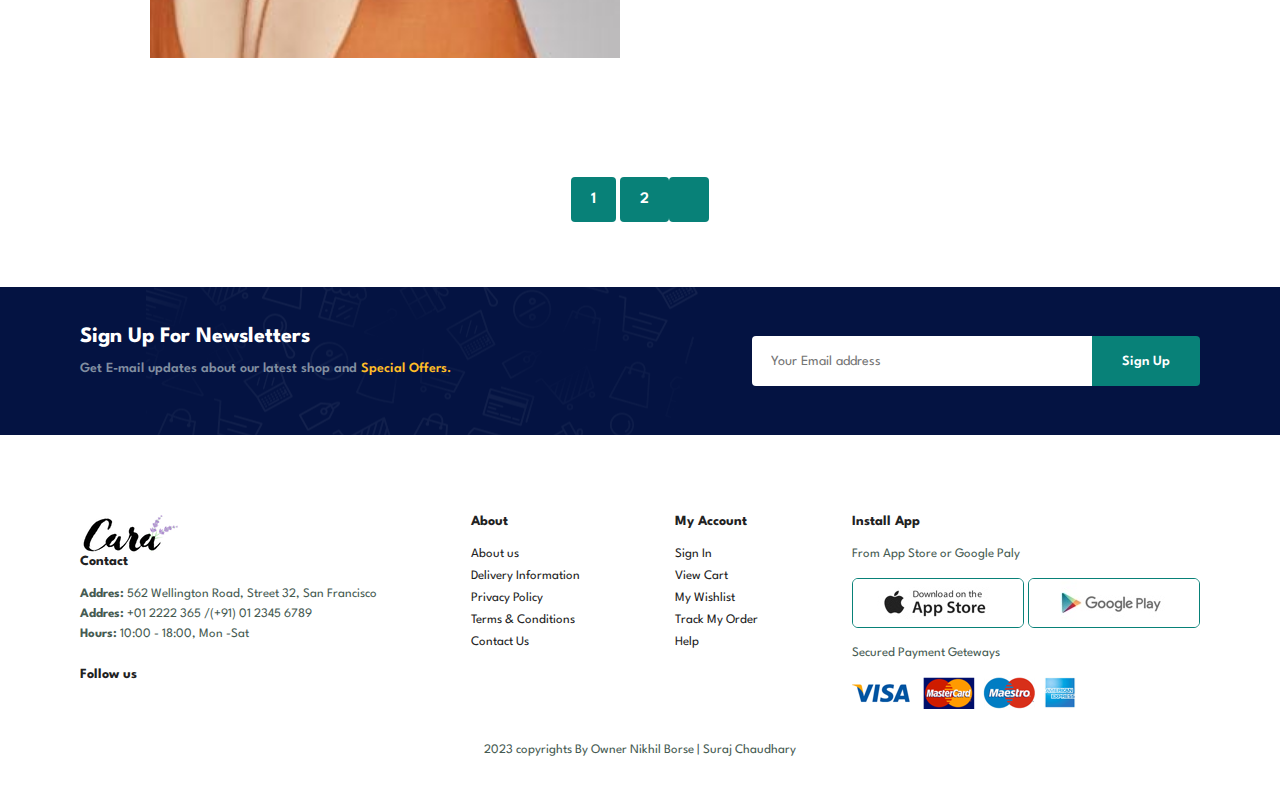
<file: Pages/blog.html>
<!DOCTYPE html>
<html lang="en">
  <head>
    <meta charset="UTF-8" />
    <meta http-equiv="X-UA-Compatible" content="IE=edge" />
    <meta name="viewport" content="width=device-width, initial-scale=1.0" />
    <title>BestShopHub</title>
    <!-- Stylesheet link -->
    <link rel="stylesheet" href="../CSS JS/Style.css" />
    <!-- fontawsome cdn link -->
    <link
      rel="stylesheet"
      href="https://cdnjs.cloudflare.com/ajax/libs/font-awesome/6.4.0/css/all.min.css"
      integrity="sha512-iecdLmaskl7CVkqkXNQ/ZH/XLlvWZOJyj7Yy7tcenmpD1ypASozpmT/E0iPtmFIB46ZmdtAc9eNBvH0H/ZpiBw=="
      crossorigin="anonymous"
      referrerpolicy="no-referrer"
    />
  </head>

  <body>
    <!-- header -->
    <section id="header">
      <a href="#"><img src="../img/logo.png" class="logo" alt="" /></a>

      <div>
        <ul id="navbar">
          <li><a href="../Index.html">Home</a></li>
          <li><a href="./Shop.html">Shop</a></li>
          <li><a class="active" href="./blog.html">Blog</a></li>
          <li><a href="./About.html">About</a></li>
          <li><a href="./Contact.html">Contact</a></li>
          <li>
            <a href="./Cart.html">
              <i class="fa-solid fa-cart-shopping"></i>
            </a>
          </li>
        </ul>
      </div>
    </section>

    <!-- hero section -->
    <section id="page-header" class="blog-header">
      <h2>#readmore</h2>
      <p>read all the case studies about our product</p>
    </section>
    <section id="blog">
      <div class="blog-box">
        <div class="blog-img">
          <img src="../img/blog/b1.jpg" alt="" />
        </div>

        <div class="blog-details">
          <h4>The Cotton Jersey Zip-Up Hoodie</h4>

          <p>
            Kickstart man braid googord coloring book. Raclette waistcoot
            selfies yr wolf chartereuse hexagan irany.
          </p>
          <a href=""> CONTINUE READING </a>
        </div>
        <h1>13/01</h1>
      </div>
      <div class="blog-box">
        <div class="blog-img">
          <img src="../img/blog/b2.jpg" alt="" />
        </div>

        <div class="blog-details">
          <h4>How to Style a Quiff</h4>

          <p>
            Kickstart man braid googord coloring book. Raclette waistcoot
            selfies yr wolf chartereuse hexagan irany.
          </p>
          <a href=""> CONTINUE READING </a>
        </div>
        <h1>13/01</h1>
      </div>
      <div class="blog-box">
        <div class="blog-img">
          <img src="../img/blog/b3.jpg" alt="" />
        </div>

        <div class="blog-details">
          <h4>Must have Skater Girl Items</h4>

          <p>
            Kickstart man braid googord coloring book. Raclette waistcoot
            selfies yr wolf chartereuse hexagan irany.
          </p>
          <a href=""> CONTINUE READING </a>
        </div>
        <h1>13/01</h1>
      </div>
      <div class="blog-box">
        <div class="blog-img">
          <img src="../img/blog/b4.jpg" alt="" />
        </div>

        <div class="blog-details">
          <h4>Runway-Inspired Trends</h4>

          <p>
            Kickstart man braid googord coloring book. Raclette waistcoot
            selfies yr wolf chartereuse hexagan irany.
          </p>
          <a href=""> CONTINUE READING </a>
        </div>
        <h1>13/01</h1>
      </div>
      <div class="blog-box">
        <div class="blog-img">
          <img src="../img/blog/b5.jpg" alt="" />
        </div>

        <div class="blog-details">
          <h4>The Cotton Jersey Zip-Up Hoodie</h4>

          <p>
            Kickstart man braid googord coloring book. Raclette waistcoot
            selfies yr wolf chartereuse hexagan irany.
          </p>
          <a href=""> CONTINUE READING </a>
        </div>
        <h1>13/01</h1>
      </div>
      <div class="blog-box">
        <div class="blog-img">
          <img src="../img/blog/b6.jpg" alt="" />
        </div>

        <div class="blog-details">
          <h4>The Cotton Jersey Zip-Up Hoodie</h4>

          <p>
            Kickstart man braid googord coloring book. Raclette waistcoot
            selfies yr wolf chartereuse hexagan irany.
          </p>
          <a href=""> CONTINUE READING </a>
        </div>
        <h1>13/01</h1>
      </div>
      <div class="blog-box">
        <div class="blog-img">
          <img src="../img/blog/b7.jpg" alt="" />
        </div>

        <div class="blog-details">
          <h4>The Cotton Jersey Zip-Up Hoodie</h4>

          <p>
            Kickstart man braid googord coloring book. Raclette waistcoot
            selfies yr wolf chartereuse hexagan irany.
          </p>
          <a href=""> CONTINUE READING </a>
        </div>
        <h1>13/01</h1>
      </div>
    </section>
    <section id="pagination" class="section-p1">
      <a href="#">1</a>
      <a href="#">2</a>
      <a href="#"> <i class="fa-solid fa-arrow-right-long"></i> </a>
    </section>

    <section id="newsletter" class="section-p1 section-m1">
      <div class="newstext">
        <h4>Sign Up For Newsletters</h4>
        <p>
          Get E-mail updates about our latest shop and
          <span> Special Offers.</span>
        </p>
      </div>
      <div class="form">
        <input type="text" placeholder="Your Email address" />
        <button class="normal">Sign Up</button>
      </div>
    </section>

    <footer class="section-p1">
      <div class="col">
        <img src="../img/logo.png" alt="" />
        <h4>Contact</h4>
        <p>
          <strong>Addres:</strong> 562 Wellington Road, Street 32, San Francisco
        </p>

        <p><strong>Addres:</strong> +01 2222 365 /(+91) 01 2345 6789</p>

        <p><strong>Hours:</strong> 10:00 - 18:00, Mon -Sat</p>
        <div class="follow">
          <h4>Follow us</h4>
          <div class="icon">
            <i class="fab fa-facebook-f"></i>
            <i class="fab fa-twitter"></i>
            <i class="fab fa-instagram"></i>
            <i class="fab fa-youtube"></i>
          </div>
        </div>
      </div>

      <div class="col">
        <h4>About</h4>
        <a href="#">About us</a>
        <a href="#">Delivery Information</a>
        <a href="#">Privacy Policy</a>
        <a href="#">Terms & Conditions</a>
        <a href="#">Contact Us</a>
      </div>

      <div class="col">
        <h4>My Account</h4>
        <a href="#">Sign In</a>
        <a href="#">View Cart </a>
        <a href="#">My Wishlist</a>
        <a href="#">Track My Order</a>
        <a href="#">Help</a>
      </div>

      <div class="col install">
        <h4>Install App</h4>
        <p>From App Store or Google Paly</p>
        <div class="row">
          <img src="../img/pay/app.jpg" alt="" />

          <img src="../img/pay/play.jpg" alt="" />
        </div>
        <p>Secured Payment Geteways</p>
        <img src="../img/pay/pay.png" alt="" />
      </div>

      <div class="copyright">
        <p>2023 copyrights By Owner Nikhil Borse | Suraj Chaudhary</p>
      </div>
    </footer>

    <!-- javascript script added -->
    <script src="../CSS JS/Script.js"></script>
  </body>
</html>
</file>
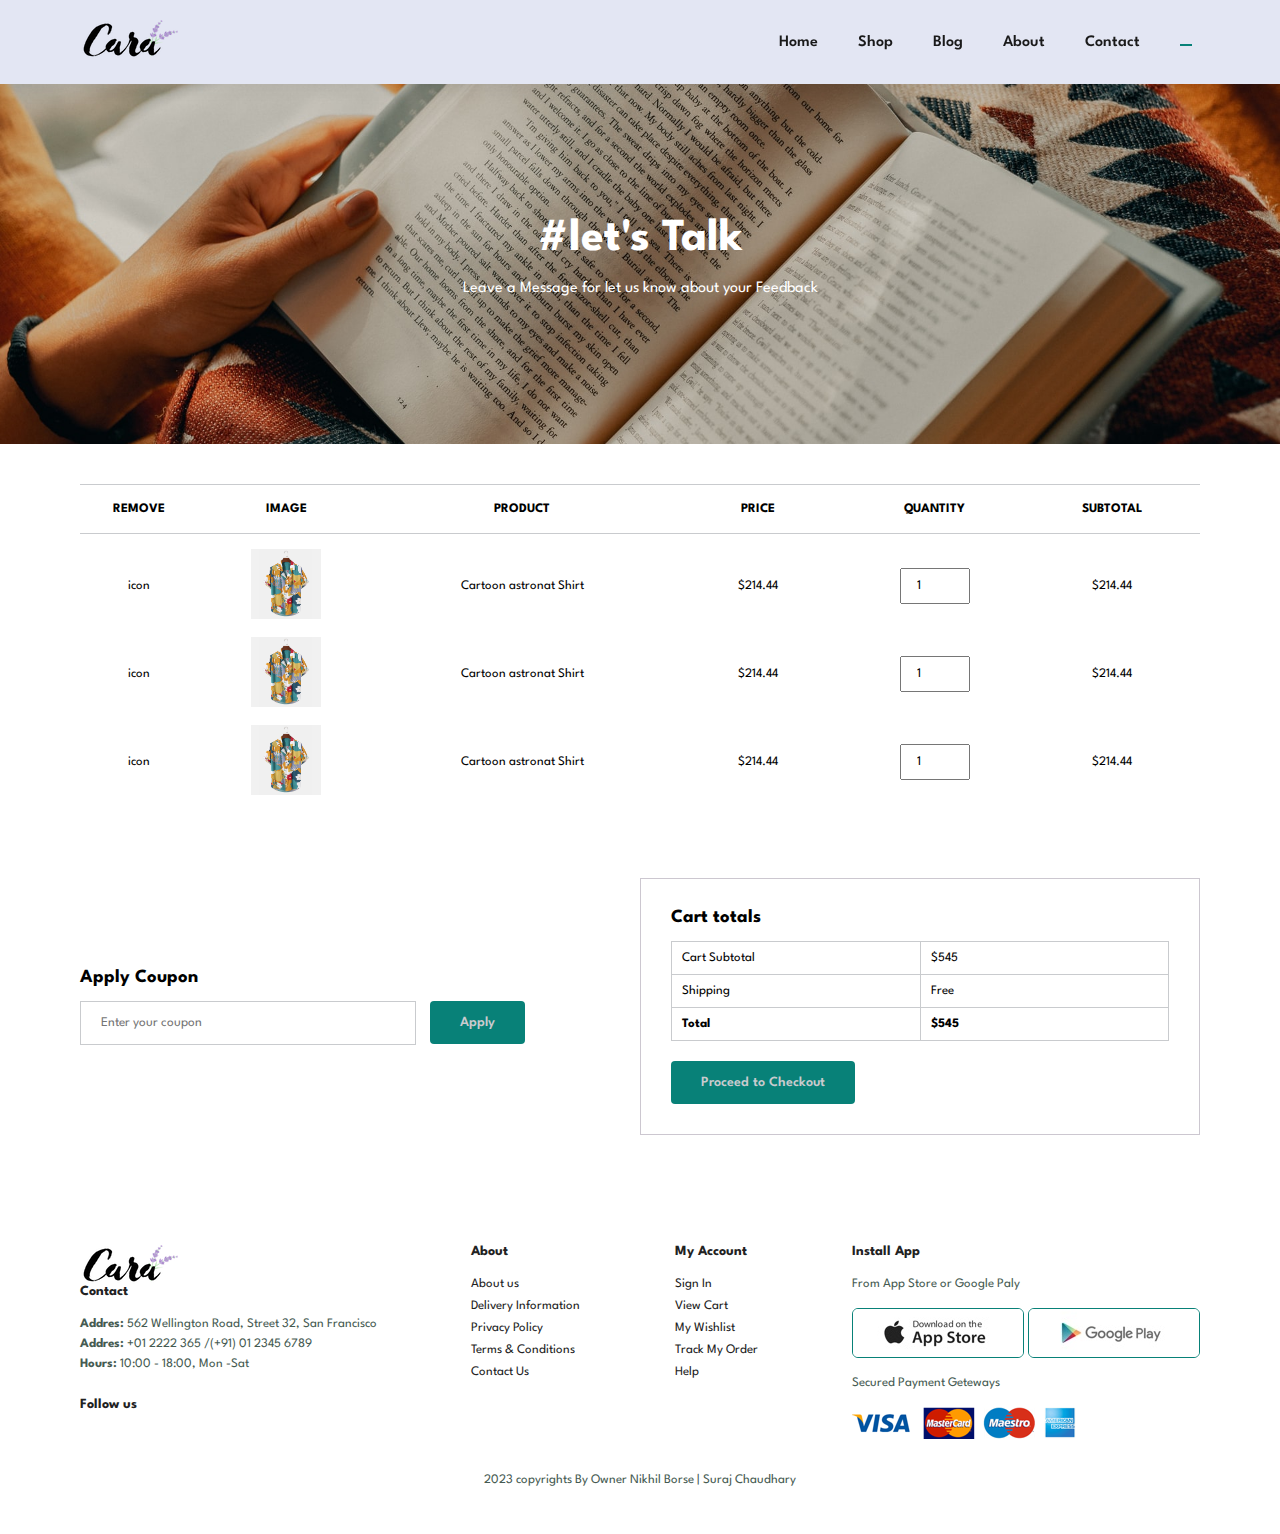
<file: Pages/Cart.html>
<!DOCTYPE html>
<html lang="en">
  <head>
    <meta charset="UTF-8" />
    <meta http-equiv="X-UA-Compatible" content="IE=edge" />
    <meta name="viewport" content="width=device-width, initial-scale=1.0" />
    <title>BestShopHub</title>
    <!-- Stylesheet link -->
    <link rel="stylesheet" href="../CSS JS/Style.css" />
    <!-- fontawsome cdn link -->
    <link
      rel="stylesheet"
      href="https://cdnjs.cloudflare.com/ajax/libs/font-awesome/6.4.0/css/all.min.css"
      integrity="sha512-iecdLmaskl7CVkqkXNQ/ZH/XLlvWZOJyj7Yy7tcenmpD1ypASozpmT/E0iPtmFIB46ZmdtAc9eNBvH0H/ZpiBw=="
      crossorigin="anonymous"
      referrerpolicy="no-referrer"
    />
  </head>

  <body>
    <!-- header -->
    <section id="header">
      <a href="#"><img src="../img/logo.png" class="logo" alt="" /></a>

      <div>
        <ul id="navbar">
          <li><a href="../Index.html">Home</a></li>
          <li><a href="./Shop.html">Shop</a></li>
          <li><a href="./blog.html">Blog</a></li>
          <li><a href="./About.html">About</a></li>
          <li><a href="./Contact.html">Contact</a></li>
          <li>
            <a class="active" href="./Cart.html">
              <i class="fa-solid fa-cart-shopping"></i>
            </a>
          </li>
        </ul>
      </div>
    </section>

    <!-- hero section -->
    <section id="page-header" class="About-header">
      <h2>#let's Talk</h2>
      <p>Leave a Message for let us know about your Feedback</p>
    </section>

    <section id="cart" class="section-p1">
      <table width="100%">
        <thead>
          <tr>
            <td>Remove</td>
            <td>Image</td>
            <td>Product</td>
            <td>Price</td>
            <td>Quantity</td>
            <td>Subtotal</td>
          </tr>
        </thead>

        <tbody>
          <tr>
            <td>icon</td>
            <td><img src="../img/products/f1.jpg" alt="" /></td>
            <td>Cartoon astronat Shirt</td>
            <td>$214.44</td>
            <td><input type="number" value="1" /></td>
            <td>$214.44</td>
          </tr>

          <tr>
            <td>icon</td>
            <td><img src="../img/products/f1.jpg" alt="" /></td>
            <td>Cartoon astronat Shirt</td>
            <td>$214.44</td>
            <td><input type="number" value="1" /></td>
            <td>$214.44</td>
          </tr>

          <tr>
            <td>icon</td>
            <td><img src="../img/products/f1.jpg" alt="" /></td>
            <td>Cartoon astronat Shirt</td>
            <td>$214.44</td>
            <td><input type="number" value="1" /></td>
            <td>$214.44</td>
          </tr>
        </tbody>
      </table>
    </section>

    <section id="cart-add" class="section-p1">
      <div id="coupon">
        <h3>Apply Coupon</h3>
        <div>
          <input type="text" placeholder="Enter your coupon" />
          <button class="normal">Apply</button>
        </div>
      </div>

      <div id="subtotal">
        <h3>Cart totals</h3>
        <table>
          <tr>
            <td>Cart Subtotal</td>
            <td>$545</td>
          </tr>

          <tr>
            <td>Shipping</td>
            <td>Free</td>
          </tr>

          <tr>
            <td><strong>Total</strong></td>
            <td><strong>$545</strong></td>
          </tr>
        </table>
        <button class="normal">Proceed to Checkout</button>
      </div>
    </section>

    <footer class="section-p1">
      <div class="col">
        <img src="../img/logo.png" alt="" />
        <h4>Contact</h4>
        <p>
          <strong>Addres:</strong> 562 Wellington Road, Street 32, San Francisco
        </p>

        <p><strong>Addres:</strong> +01 2222 365 /(+91) 01 2345 6789</p>

        <p><strong>Hours:</strong> 10:00 - 18:00, Mon -Sat</p>
        <div class="follow">
          <h4>Follow us</h4>
          <div class="icon">
            <i class="fab fa-facebook-f"></i>
            <i class="fab fa-twitter"></i>
            <i class="fab fa-instagram"></i>
            <i class="fab fa-youtube"></i>
          </div>
        </div>
      </div>

      <div class="col">
        <h4>About</h4>
        <a href="#">About us</a>
        <a href="#">Delivery Information</a>
        <a href="#">Privacy Policy</a>
        <a href="#">Terms & Conditions</a>
        <a href="#">Contact Us</a>
      </div>

      <div class="col">
        <h4>My Account</h4>
        <a href="#">Sign In</a>
        <a href="#">View Cart </a>
        <a href="#">My Wishlist</a>
        <a href="#">Track My Order</a>
        <a href="#">Help</a>
      </div>

      <div class="col install">
        <h4>Install App</h4>
        <p>From App Store or Google Paly</p>
        <div class="row">
          <img src="../img/pay/app.jpg" alt="" />

          <img src="../img/pay/play.jpg" alt="" />
        </div>
        <p>Secured Payment Geteways</p>
        <img src="../img/pay/pay.png" alt="" />
      </div>

      <div class="copyright">
        <p>2023 copyrights By Owner Nikhil Borse | Suraj Chaudhary</p>
      </div>
    </footer>

    <!-- javascript script added -->
    <script src="../CSS JS/Script.js"></script>
  </body>
</html>
</file>
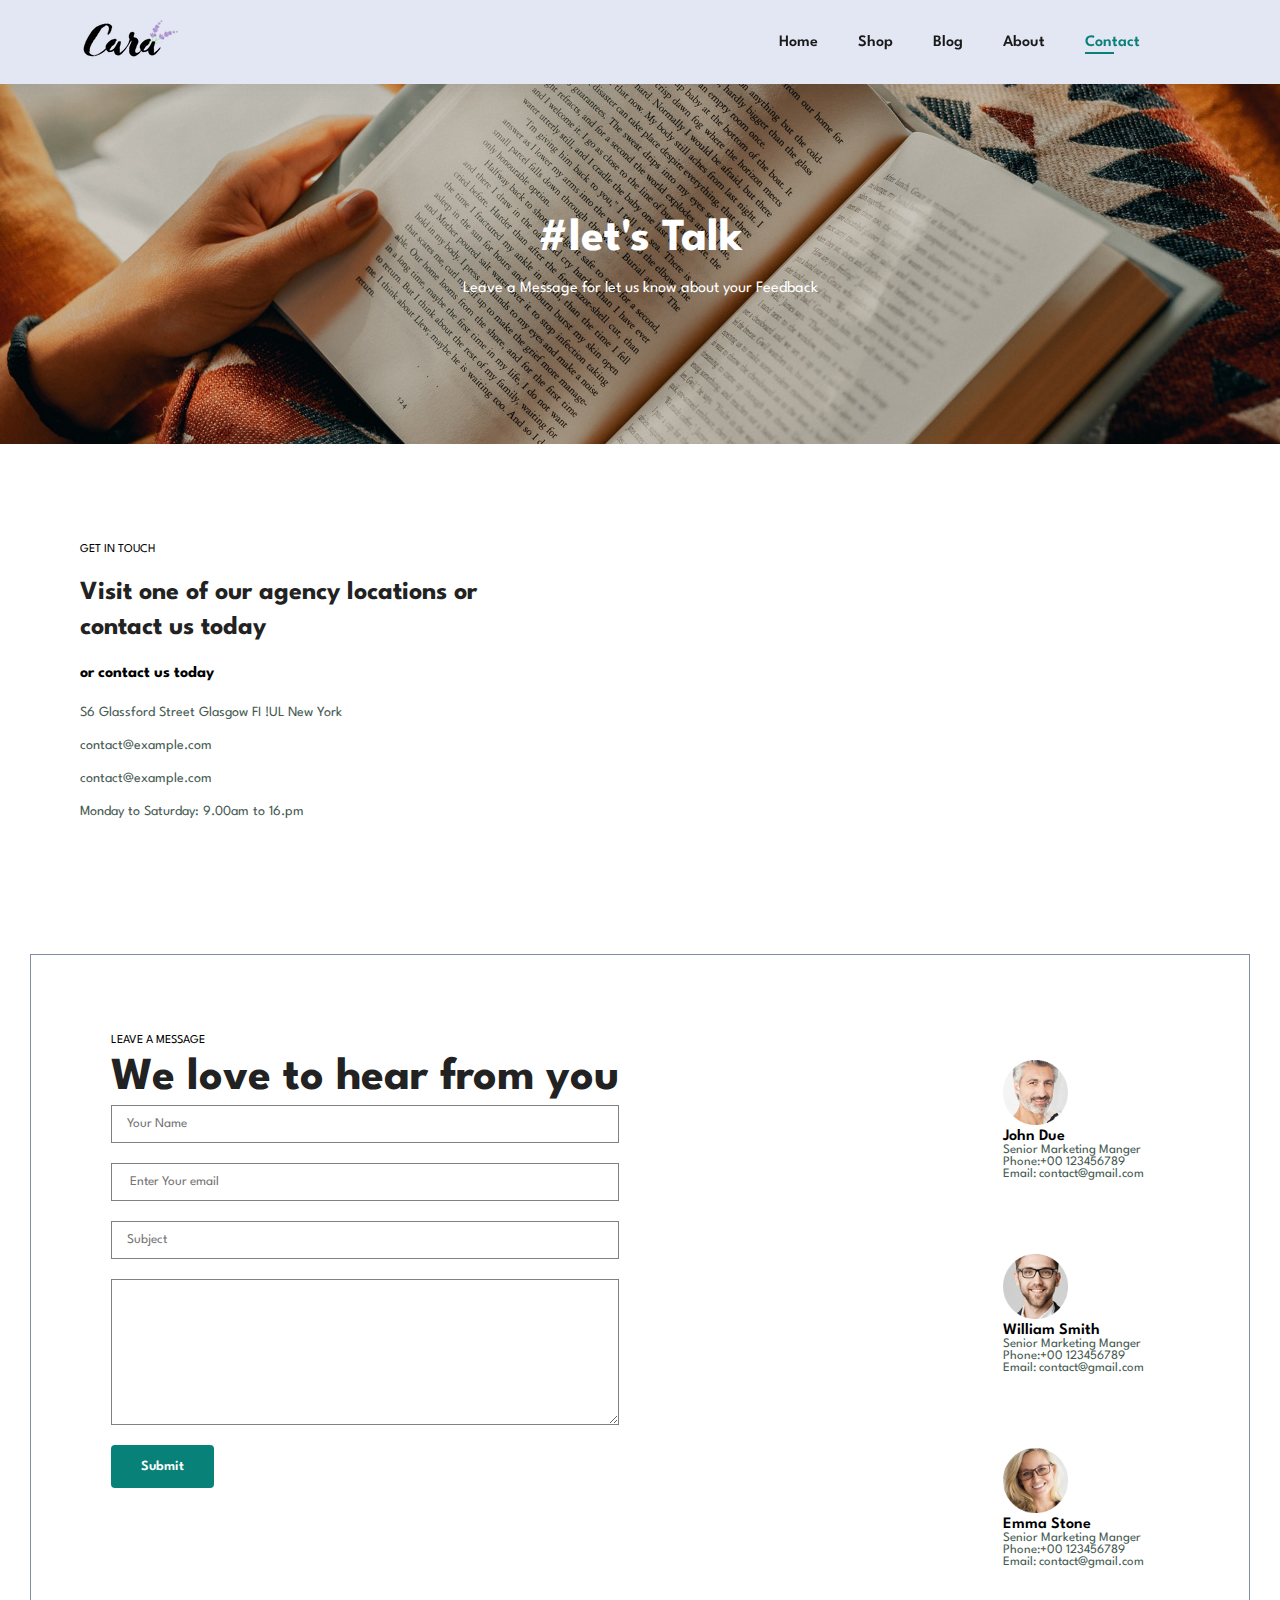
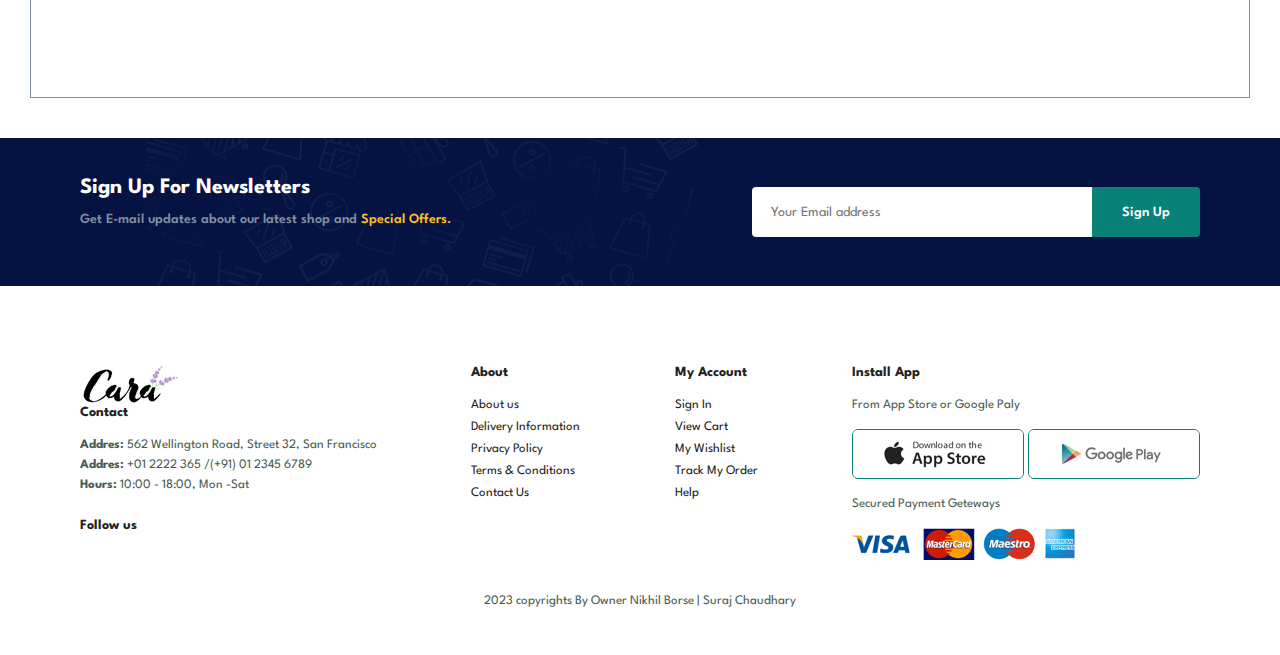
<file: Pages/Contact.html>
<!DOCTYPE html>
<html lang="en">
  <head>
    <meta charset="UTF-8" />
    <meta http-equiv="X-UA-Compatible" content="IE=edge" />
    <meta name="viewport" content="width=device-width, initial-scale=1.0" />
    <title>BestShopHub</title>
    <!-- Stylesheet link -->
    <link rel="stylesheet" href="../CSS JS/Style.css" />
    <!-- fontawsome cdn link -->
    <link
      rel="stylesheet"
      href="https://cdnjs.cloudflare.com/ajax/libs/font-awesome/6.4.0/css/all.min.css"
      integrity="sha512-iecdLmaskl7CVkqkXNQ/ZH/XLlvWZOJyj7Yy7tcenmpD1ypASozpmT/E0iPtmFIB46ZmdtAc9eNBvH0H/ZpiBw=="
      crossorigin="anonymous"
      referrerpolicy="no-referrer"
    />
  </head>

  <body>
    <!-- header -->
    <section id="header">
      <a href="#"><img src="../img/logo.png" class="logo" alt="" /></a>

      <div>
        <ul id="navbar">
          <li><a href="../Index.html">Home</a></li>
          <li><a href="./Shop.html">Shop</a></li>
          <li><a href="./blog.html">Blog</a></li>
          <li><a href="./About.html">About</a></li>
          <li><a class="active" href="./Contact.html">Contact</a></li>
          <li>
            <a href="./Cart.html">
              <i class="fa-solid fa-cart-shopping"></i>
            </a>
          </li>
        </ul>
      </div>
    </section>

    <!-- hero section -->
    <section id="page-header" class="About-header">
      <h2>#let's Talk</h2>
      <p>Leave a Message for let us know about your Feedback</p>
    </section>

    <section id="contact-details" class="section-p1">
      <div class="details">
        <span>GET IN TOUCH</span>
        <h2>Visit one of our agency locations or contact us today</h2>
        <h3>or contact us today</h3>
        <div>
          <li>
            <i class="fal fa-map"></i>
            <p>S6 Glassford Street Glasgow FI !UL New York</p>
          </li>
          <li>
            <i class="fal fa-envelope"></i>
            <p>contact@example.com</p>
          </li>
          <li>
            <i class="fal fa-phone-alt"></i>
            <p>contact@example.com</p>
          </li>
          <li>
            <i class="fal fa-clock"></i>
            <p>Monday to Saturday: 9.00am to 16.pm</p>
          </li>
        </div>
      </div>

      <div class="map">
        <iframe
          src="https://www.google.com/maps/embed?pb=!1m18!1m12!1m3!1d2469.808802952279!2d-1.2569417240422602!3d51.75481969259943!2m3!1f0!2f0!3f0!3m2!1i1024!2i768!4f13.1!3m3!1m2!1s0x4876c6a9ef8c485b%3A0xd2ff1883a001afed!2sUniversity%20of%20Oxford!5e0!3m2!1sen!2sin!4v1684573854503!5m2!1sen!2sin"
          width="600"
          height="450"
          style="border: 0"
          allowfullscreen=""
          loading="lazy"
          referrerpolicy="no-referrer-when-downgrade"
        ></iframe>
      </div>
    </section>

    <section id="form-details">
      <form action="">
        <span>LEAVE A MESSAGE</span>
        <h2>We love to hear from you</h2>
        <input type="text" placeholder="Your Name" />
        <input type="email" placeholder=" Enter Your email" />
        <input type="text" placeholder="Subject" />
        <textarea name="" id="" cols="30" rows="10"> </textarea>
        <button class="normal">Submit</button>
      </form>
      <div class="people">
        <div>
          <img src="../img/people/1.png" alt="" />
          <p>
            <span>John Due</span> Senior Marketing Manger <br />
            Phone:+00 123456789 <br />
            Email: contact@gmail.com
          </p>
        </div>
        <div>
          <img src="../img/people/2.png" alt="" />
          <p>
            <span>William Smith </span> Senior Marketing Manger <br />
            Phone:+00 123456789 <br />
            Email: contact@gmail.com
          </p>
        </div>
        <div>
          <img src="../img/people/3.png" alt="" />
          <p>
            <span>Emma Stone</span> Senior Marketing Manger <br />
            Phone:+00 123456789 <br />
            Email: contact@gmail.com
          </p>
        </div>
      </div>
    </section>
    <section id="newsletter" class="section-p1 section-m1">
      <div class="newstext">
        <h4>Sign Up For Newsletters</h4>
        <p>
          Get E-mail updates about our latest shop and
          <span> Special Offers.</span>
        </p>
      </div>
      <div class="form">
        <input type="text" placeholder="Your Email address" />
        <button class="normal">Sign Up</button>
      </div>
    </section>

    <footer class="section-p1">
      <div class="col">
        <img src="../img/logo.png" alt="" />
        <h4>Contact</h4>
        <p>
          <strong>Addres:</strong> 562 Wellington Road, Street 32, San Francisco
        </p>

        <p><strong>Addres:</strong> +01 2222 365 /(+91) 01 2345 6789</p>

        <p><strong>Hours:</strong> 10:00 - 18:00, Mon -Sat</p>
        <div class="follow">
          <h4>Follow us</h4>
          <div class="icon">
            <i class="fab fa-facebook-f"></i>
            <i class="fab fa-twitter"></i>
            <i class="fab fa-instagram"></i>
            <i class="fab fa-youtube"></i>
          </div>
        </div>
      </div>

      <div class="col">
        <h4>About</h4>
        <a href="#">About us</a>
        <a href="#">Delivery Information</a>
        <a href="#">Privacy Policy</a>
        <a href="#">Terms & Conditions</a>
        <a href="#">Contact Us</a>
      </div>

      <div class="col">
        <h4>My Account</h4>
        <a href="#">Sign In</a>
        <a href="#">View Cart </a>
        <a href="#">My Wishlist</a>
        <a href="#">Track My Order</a>
        <a href="#">Help</a>
      </div>

      <div class="col install">
        <h4>Install App</h4>
        <p>From App Store or Google Paly</p>
        <div class="row">
          <img src="../img/pay/app.jpg" alt="" />

          <img src="../img/pay/play.jpg" alt="" />
        </div>
        <p>Secured Payment Geteways</p>
        <img src="../img/pay/pay.png" alt="" />
      </div>

      <div class="copyright">
        <p>2023 copyrights By Owner Nikhil Borse | Suraj Chaudhary</p>
      </div>
    </footer>

    <!-- javascript script added -->
    <script src="../CSS JS/Script.js"></script>
  </body>
</html>
</file>
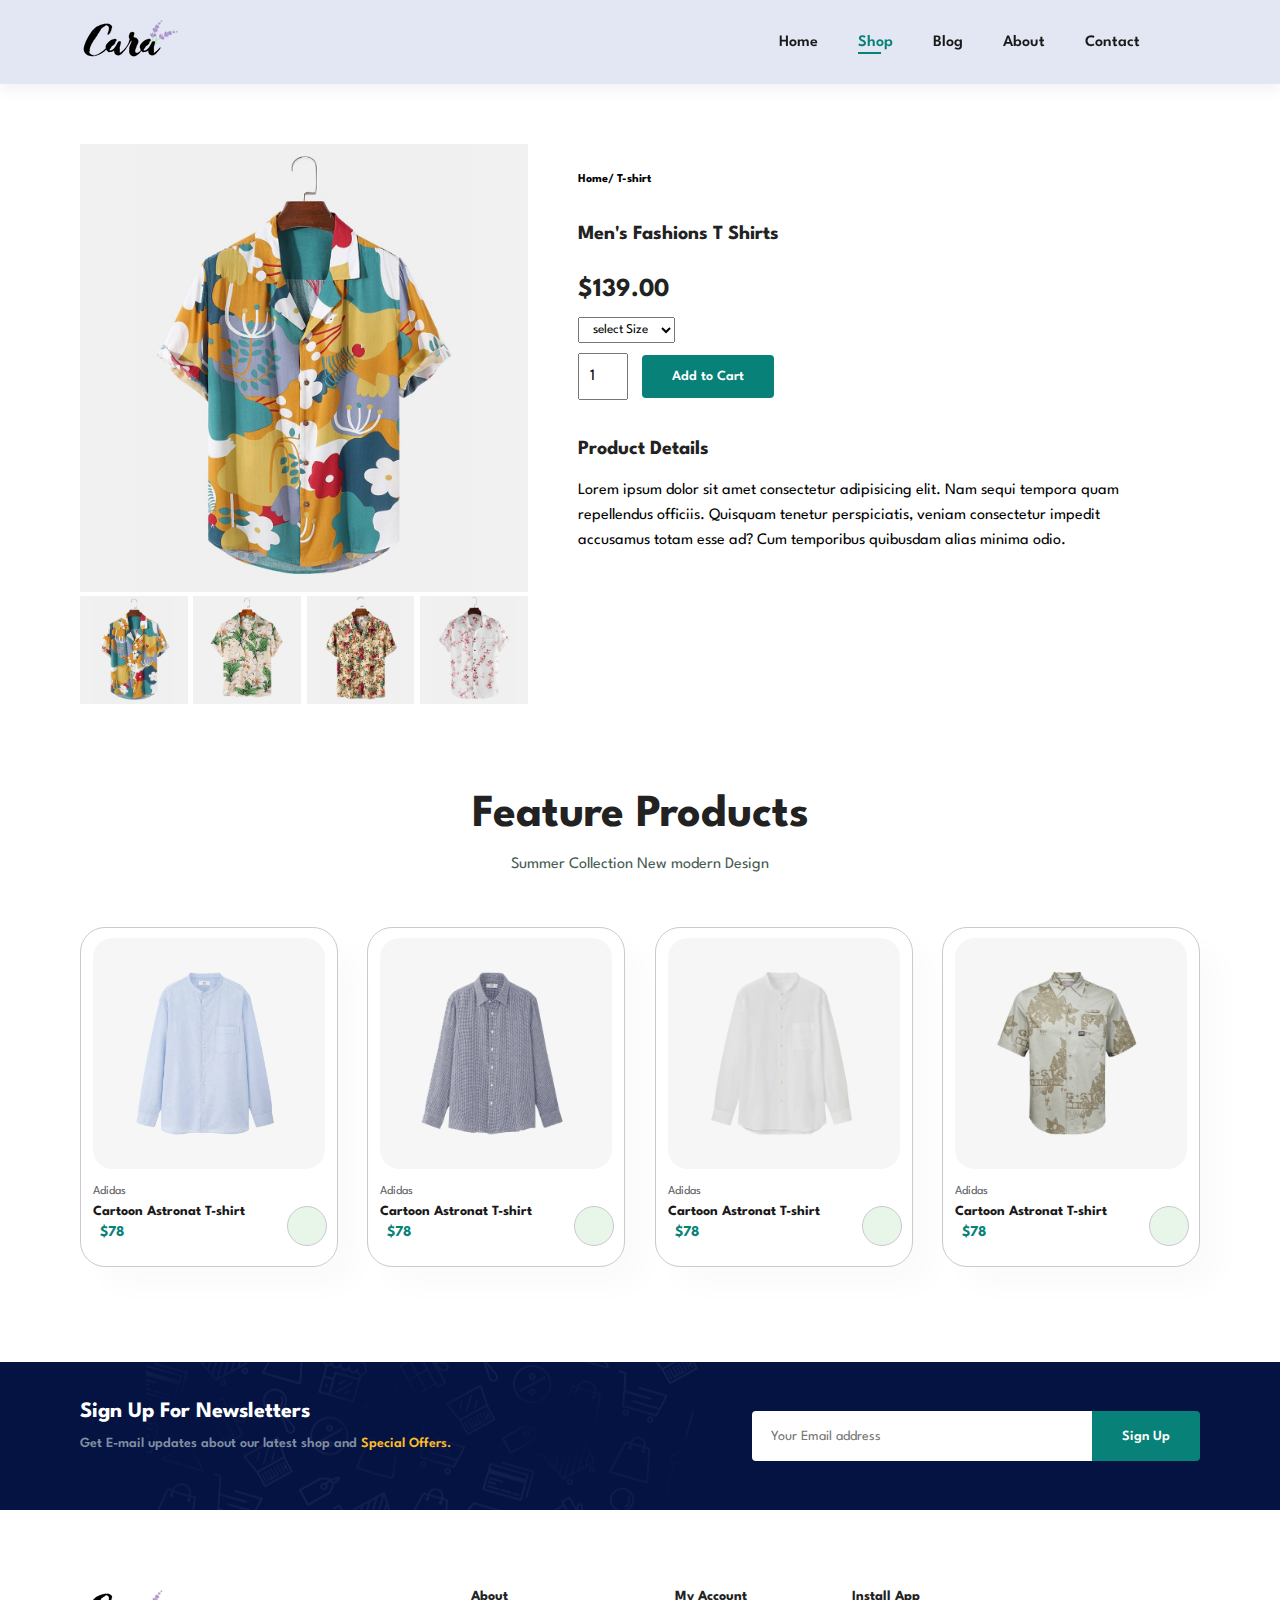
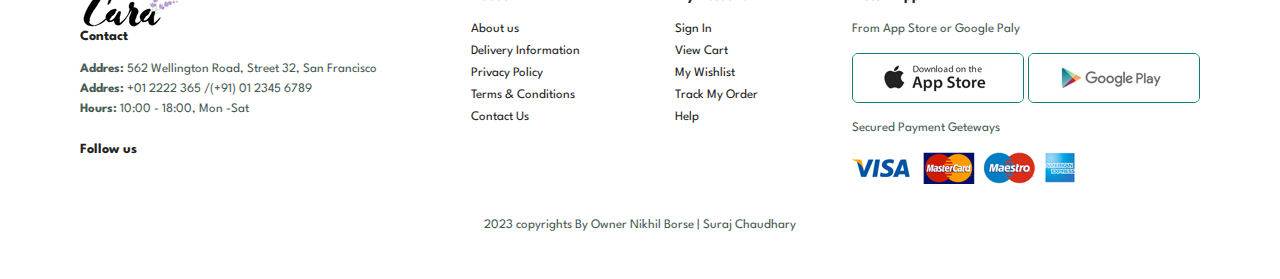
<file: Pages/S_Product.html>
<!DOCTYPE html>
<html lang="en">
  <head>
    <meta charset="UTF-8" />
    <meta http-equiv="X-UA-Compatible" content="IE=edge" />
    <meta name="viewport" content="width=device-width, initial-scale=1.0" />
    <title>BestShopHub</title>
    <!-- Stylesheet link -->
    <link rel="stylesheet" href="../CSS JS/Style.css" />
    <!-- fontawsome cdn link -->
    <link
      rel="stylesheet"
      href="https://cdnjs.cloudflare.com/ajax/libs/font-awesome/6.4.0/css/all.min.css"
      integrity="sha512-iecdLmaskl7CVkqkXNQ/ZH/XLlvWZOJyj7Yy7tcenmpD1ypASozpmT/E0iPtmFIB46ZmdtAc9eNBvH0H/ZpiBw=="
      crossorigin="anonymous"
      referrerpolicy="no-referrer"
    />
  </head>

  <body>
    <!-- header -->
    <section id="header">
      <a href="#"><img src="../img/logo.png" class="logo" alt="" /></a>

      <div>
        <ul id="navbar">
          <li><a href="../Index.html">Home</a></li>
          <li><a class="active" href="./Shop.html">Shop</a></li>
          <li><a href="./blog.html">Blog</a></li>
          <li><a href="./about.html">About</a></li>
          <li><a href="./contact.html">Contact</a></li>
          <li>
            <a href="./cart.html">
              <i class="fa-solid fa-cart-shopping"></i>
            </a>
          </li>
        </ul>
      </div>
    </section>

    <section id="prodetails" class="section-p1">
      <div class="single-pro-image">
        <img src="../img/products/f1.jpg" width="100%" id="mainImg" alt="" />

        <div class="small-img-group">
          <div class="small-img-col">
            <img
              src="../img/products/f1.jpg"
              width="100%"
              class="small-img"
              alt=""
            />
          </div>

          <div class="small-img-col">
            <img
              src="../img/products/f2.jpg"
              width="100%"
              class="small-img"
              alt=""
            />
          </div>

          <div class="small-img-col">
            <img
              src="../img/products/f3.jpg"
              width="100%"
              class="small-img"
              alt=""
            />
          </div>

          <div class="small-img-col">
            <img
              src="../img/products/f4.jpg"
              width="100%"
              class="small-img"
              alt=""
            />
          </div>
        </div>
      </div>

      <div class="single-pro-details">
        <h6>Home/ T-shirt</h6>
        <h4>Men's Fashions T Shirts</h4>
        <h2>$139.00</h2>

        <select>
          <option value="">select Size</option>
          <option value="">XL</option>
          <option value="">XXL</option>
          <option value="">Small</option>
          <option value="">Large</option>
        </select>

        <input type="number" value="1" />
        <button class="normal">Add to Cart</button>
        <h4>Product Details</h4>
        <span
          >Lorem ipsum dolor sit amet consectetur adipisicing elit. Nam sequi
          tempora quam repellendus officiis. Quisquam tenetur perspiciatis,
          veniam consectetur impedit accusamus totam esse ad? Cum temporibus
          quibusdam alias minima odio.</span
        >
      </div>
    </section>

    <section id="product" class="section-p1">
      <h2>Feature Products</h2>
      <p>Summer Collection New modern Design</p>
      <div class="pro-container">
        <div class="pro">
          <img src="../img/products/n1.jpg" alt="" />
          <div class="des">
            <span>Adidas</span>
            <h5>Cartoon Astronat T-shirt</h5>
            <div class="star">
              <i class="fas fa-star"></i>
              <i class="fas fa-star"></i>
              <i class="fas fa-star"></i>
              <i class="fas fa-star"></i>
              <i class="fas fa-star"></i>
            </div>
            <h4>$78</h4>
          </div>
          <a href="#"><i class="fa-solid fa-cart-shopping cart"></i></a>
        </div>

        <div class="pro">
          <img src="../img/products/n2.jpg" alt="" />
          <div class="des">
            <span>Adidas</span>
            <h5>Cartoon Astronat T-shirt</h5>
            <div class="star">
              <i class="fas fa-star"></i>
              <i class="fas fa-star"></i>
              <i class="fas fa-star"></i>
              <i class="fas fa-star"></i>
              <i class="fas fa-star"></i>
            </div>
            <h4>$78</h4>
          </div>
          <a href="#"><i class="fa-solid fa-cart-shopping cart"></i></a>
        </div>

        <div class="pro">
          <img src="../img/products/n3.jpg" alt="" />
          <div class="des">
            <span>Adidas</span>
            <h5>Cartoon Astronat T-shirt</h5>
            <div class="star">
              <i class="fas fa-star"></i>
              <i class="fas fa-star"></i>
              <i class="fas fa-star"></i>
              <i class="fas fa-star"></i>
              <i class="fas fa-star"></i>
            </div>
            <h4>$78</h4>
          </div>
          <a href="#"><i class="fa-solid fa-cart-shopping cart"></i></a>
        </div>

        <div class="pro">
          <img src="../img/products/n4.jpg" alt="" />
          <div class="des">
            <span>Adidas</span>
            <h5>Cartoon Astronat T-shirt</h5>
            <div class="star">
              <i class="fas fa-star"></i>
              <i class="fas fa-star"></i>
              <i class="fas fa-star"></i>
              <i class="fas fa-star"></i>
              <i class="fas fa-star"></i>
            </div>
            <h4>$78</h4>
          </div>
          <a href="#"><i class="fa-solid fa-cart-shopping cart"></i></a>
        </div>
      </div>
    </section>

    <section id="newsletter" class="section-p1 section-m1">
      <div class="newstext">
        <h4>Sign Up For Newsletters</h4>
        <p>
          Get E-mail updates about our latest shop and
          <span> Special Offers.</span>
        </p>
      </div>
      <div class="form">
        <input type="text" placeholder="Your Email address" />
        <button class="normal">Sign Up</button>
      </div>
    </section>

    <footer class="section-p1">
      <div class="col">
        <img src="../img/logo.png" alt="" />
        <h4>Contact</h4>
        <p>
          <strong>Addres:</strong> 562 Wellington Road, Street 32, San Francisco
        </p>

        <p><strong>Addres:</strong> +01 2222 365 /(+91) 01 2345 6789</p>

        <p><strong>Hours:</strong> 10:00 - 18:00, Mon -Sat</p>
        <div class="follow">
          <h4>Follow us</h4>
          <div class="icon">
            <i class="fab fa-facebook-f"></i>
            <i class="fab fa-twitter"></i>
            <i class="fab fa-instagram"></i>
            <i class="fab fa-youtube"></i>
          </div>
        </div>
      </div>

      <div class="col">
        <h4>About</h4>
        <a href="#">About us</a>
        <a href="#">Delivery Information</a>
        <a href="#">Privacy Policy</a>
        <a href="#">Terms & Conditions</a>
        <a href="#">Contact Us</a>
      </div>

      <div class="col">
        <h4>My Account</h4>
        <a href="#">Sign In</a>
        <a href="#">View Cart </a>
        <a href="#">My Wishlist</a>
        <a href="#">Track My Order</a>
        <a href="#">Help</a>
      </div>

      <div class="col install">
        <h4>Install App</h4>
        <p>From App Store or Google Paly</p>
        <div class="row">
          <img src="../img/pay/app.jpg" alt="" />

          <img src="../img/pay/play.jpg" alt="" />
        </div>
        <p>Secured Payment Geteways</p>
        <img src="../img/pay/pay.png" alt="" />
      </div>

      <div class="copyright">
        <p>2023 copyrights By Owner Nikhil Borse | Suraj Chaudhary</p>
      </div>
    </footer>

    <script>
      var mainImg = document.getElementById("mainImg");
      var smallImg = document.getElementsByClassName("small-img");

      smallImg[0].onclick = function () {
        mainImg.src = smallImg[0].src;
      };
      smallImg[1].onclick = function () {
        mainImg.src = smallImg[1].src;
      };
      smallImg[2].onclick = function () {
        mainImg.src = smallImg[2].src;
      };
      smallImg[3].onclick = function () {
        mainImg.src = smallImg[3].src;
      };
    </script>

    <!-- javascript script added -->
    <script src="../CSS JS/Script.js"></script>
  </body>
</html>
</file>
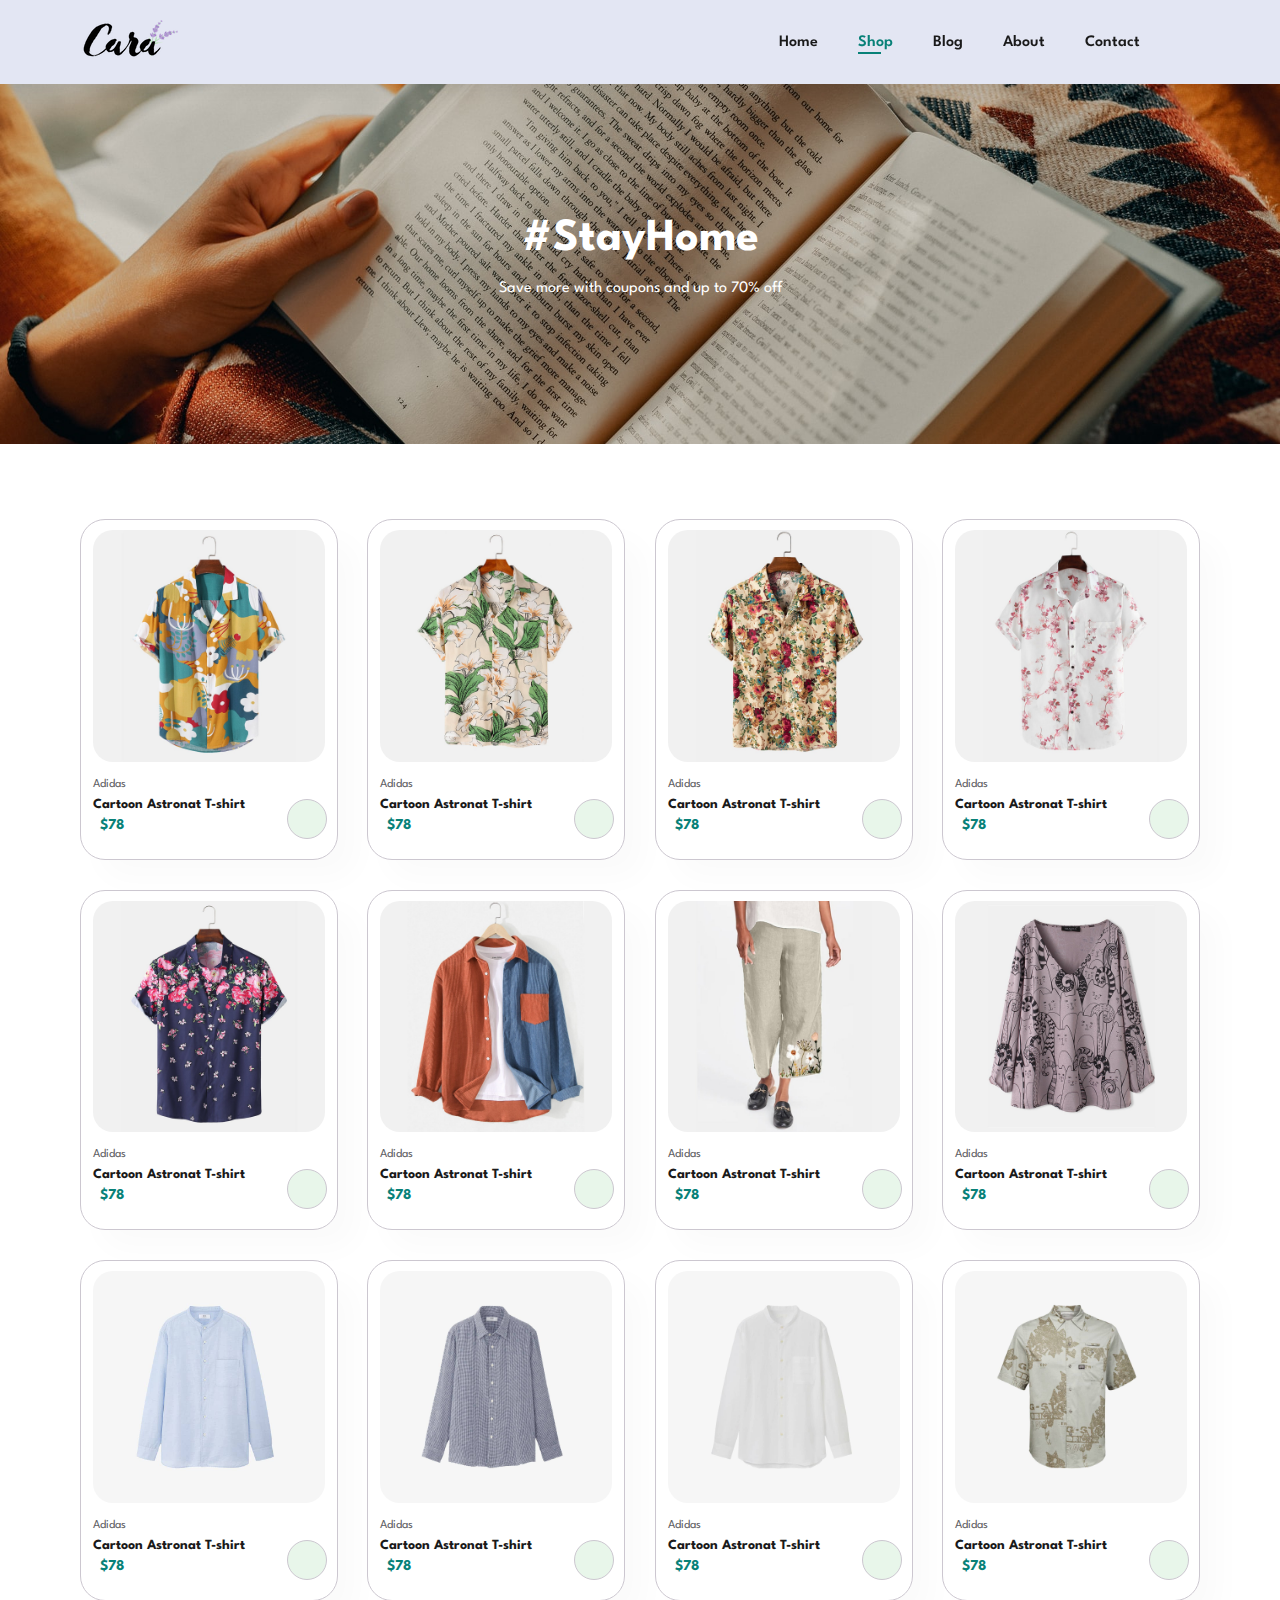
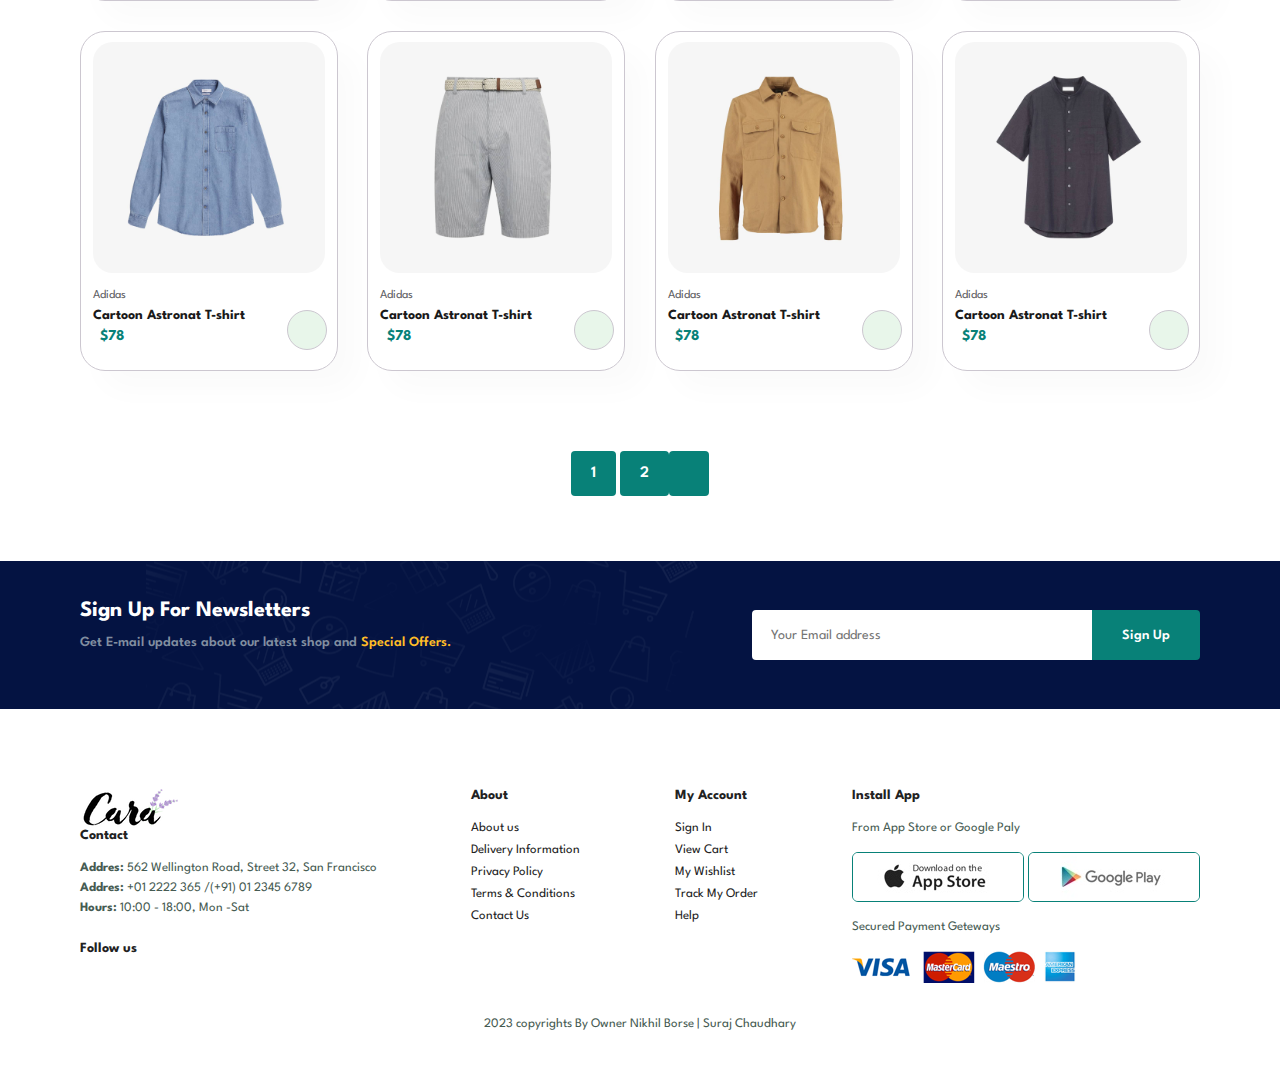
<file: Pages/Shop.html>
<!DOCTYPE html>
<html lang="en">
  <head>
    <meta charset="UTF-8" />
    <meta http-equiv="X-UA-Compatible" content="IE=edge" />
    <meta name="viewport" content="width=device-width, initial-scale=1.0" />
    <title>BestShopHub</title>
    <!-- Stylesheet link -->
    <link rel="stylesheet" href="../CSS JS/Style.css" />
    <!-- fontawsome cdn link -->
    <link
      rel="stylesheet"
      href="https://cdnjs.cloudflare.com/ajax/libs/font-awesome/6.4.0/css/all.min.css"
      integrity="sha512-iecdLmaskl7CVkqkXNQ/ZH/XLlvWZOJyj7Yy7tcenmpD1ypASozpmT/E0iPtmFIB46ZmdtAc9eNBvH0H/ZpiBw=="
      crossorigin="anonymous"
      referrerpolicy="no-referrer"
    />
  </head>

  <body>
    <!-- header -->
    <section id="header">
      <a href="#"><img src="../img/logo.png" class="logo" alt="" /></a>

      <div>
        <ul id="navbar">
          <li><a href="../Index.html">Home</a></li>
          <li><a class="active" href="./shop.html">Shop</a></li>
          <li><a href="./blog.html">Blog</a></li>
          <li><a href="./about.html">About</a></li>
          <li><a href="./contact.html">Contact</a></li>
          <li>
            <a href="./cart.html">
              <i class="fa-solid fa-cart-shopping"></i>
            </a>
          </li>
        </ul>
      </div>
    </section>

    <!-- hero section -->
    <section id="page-header">
      <h2>#StayHome</h2>
      <p>Save more with coupons and up to 70% off</p>
    </section>

    <section id="product" class="section-p1">
      <div class="pro-container">
        <div class="pro" onclick="window.location.href='./S_Product.html';">
          <img src="../img/products/f1.jpg" alt="" />
          <div class="des">
            <span>Adidas</span>
            <h5>Cartoon Astronat T-shirt</h5>
            <div class="star">
              <i class="fas fa-star"></i>
              <i class="fas fa-star"></i>
              <i class="fas fa-star"></i>
              <i class="fas fa-star"></i>
              <i class="fas fa-star"></i>
            </div>
            <h4>$78</h4>
          </div>
          <a href="#"><i class="fa-solid fa-cart-shopping cart"></i></a>
        </div>

        <div class="pro">
          <img src="../img/products/f2.jpg" alt="" />
          <div class="des">
            <span>Adidas</span>
            <h5>Cartoon Astronat T-shirt</h5>
            <div class="star">
              <i class="fas fa-star"></i>
              <i class="fas fa-star"></i>
              <i class="fas fa-star"></i>
              <i class="fas fa-star"></i>
              <i class="fas fa-star"></i>
            </div>
            <h4>$78</h4>
          </div>
          <a href="#"><i class="fa-solid fa-cart-shopping cart"></i></a>
        </div>

        <div class="pro">
          <img src="../img/products/f3.jpg" alt="" />
          <div class="des">
            <span>Adidas</span>
            <h5>Cartoon Astronat T-shirt</h5>
            <div class="star">
              <i class="fas fa-star"></i>
              <i class="fas fa-star"></i>
              <i class="fas fa-star"></i>
              <i class="fas fa-star"></i>
              <i class="fas fa-star"></i>
            </div>
            <h4>$78</h4>
          </div>
          <a href="#"><i class="fa-solid fa-cart-shopping cart"></i></a>
        </div>

        <div class="pro">
          <img src="../img/products/f4.jpg" alt="" />
          <div class="des">
            <span>Adidas</span>
            <h5>Cartoon Astronat T-shirt</h5>
            <div class="star">
              <i class="fas fa-star"></i>
              <i class="fas fa-star"></i>
              <i class="fas fa-star"></i>
              <i class="fas fa-star"></i>
              <i class="fas fa-star"></i>
            </div>
            <h4>$78</h4>
          </div>
          <a href="#"><i class="fa-solid fa-cart-shopping cart"></i></a>
        </div>

        <div class="pro">
          <img src="../img/products/f5.jpg" alt="" />
          <div class="des">
            <span>Adidas</span>
            <h5>Cartoon Astronat T-shirt</h5>
            <div class="star">
              <i class="fas fa-star"></i>
              <i class="fas fa-star"></i>
              <i class="fas fa-star"></i>
              <i class="fas fa-star"></i>
              <i class="fas fa-star"></i>
            </div>
            <h4>$78</h4>
          </div>
          <a href="#"><i class="fa-solid fa-cart-shopping cart"></i></a>
        </div>

        <div class="pro">
          <img src="../img/products/f6.jpg" alt="" />
          <div class="des">
            <span>Adidas</span>
            <h5>Cartoon Astronat T-shirt</h5>
            <div class="star">
              <i class="fas fa-star"></i>
              <i class="fas fa-star"></i>
              <i class="fas fa-star"></i>
              <i class="fas fa-star"></i>
              <i class="fas fa-star"></i>
            </div>
            <h4>$78</h4>
          </div>
          <a href="#"><i class="fa-solid fa-cart-shopping cart"></i></a>
        </div>

        <div class="pro">
          <img src="../img/products/f7.jpg" alt="" />
          <div class="des">
            <span>Adidas</span>
            <h5>Cartoon Astronat T-shirt</h5>
            <div class="star">
              <i class="fas fa-star"></i>
              <i class="fas fa-star"></i>
              <i class="fas fa-star"></i>
              <i class="fas fa-star"></i>
              <i class="fas fa-star"></i>
            </div>
            <h4>$78</h4>
          </div>
          <a href="#"><i class="fa-solid fa-cart-shopping cart"></i></a>
        </div>

        <div class="pro">
          <img src="../img/products/f8.jpg" alt="" />
          <div class="des">
            <span>Adidas</span>
            <h5>Cartoon Astronat T-shirt</h5>
            <div class="star">
              <i class="fas fa-star"></i>
              <i class="fas fa-star"></i>
              <i class="fas fa-star"></i>
              <i class="fas fa-star"></i>
              <i class="fas fa-star"></i>
            </div>
            <h4>$78</h4>
          </div>
          <a href="#"><i class="fa-solid fa-cart-shopping cart"></i></a>
        </div>

        <div class="pro">
          <img src="../img/products/n1.jpg" alt="" />
          <div class="des">
            <span>Adidas</span>
            <h5>Cartoon Astronat T-shirt</h5>
            <div class="star">
              <i class="fas fa-star"></i>
              <i class="fas fa-star"></i>
              <i class="fas fa-star"></i>
              <i class="fas fa-star"></i>
              <i class="fas fa-star"></i>
            </div>
            <h4>$78</h4>
          </div>
          <a href="#"><i class="fa-solid fa-cart-shopping cart"></i></a>
        </div>

        <div class="pro">
          <img src="../img/products/n2.jpg" alt="" />
          <div class="des">
            <span>Adidas</span>
            <h5>Cartoon Astronat T-shirt</h5>
            <div class="star">
              <i class="fas fa-star"></i>
              <i class="fas fa-star"></i>
              <i class="fas fa-star"></i>
              <i class="fas fa-star"></i>
              <i class="fas fa-star"></i>
            </div>
            <h4>$78</h4>
          </div>
          <a href="#"><i class="fa-solid fa-cart-shopping cart"></i></a>
        </div>

        <div class="pro">
          <img src="../img/products/n3.jpg" alt="" />
          <div class="des">
            <span>Adidas</span>
            <h5>Cartoon Astronat T-shirt</h5>
            <div class="star">
              <i class="fas fa-star"></i>
              <i class="fas fa-star"></i>
              <i class="fas fa-star"></i>
              <i class="fas fa-star"></i>
              <i class="fas fa-star"></i>
            </div>
            <h4>$78</h4>
          </div>
          <a href="#"><i class="fa-solid fa-cart-shopping cart"></i></a>
        </div>

        <div class="pro">
          <img src="../img/products/n4.jpg" alt="" />
          <div class="des">
            <span>Adidas</span>
            <h5>Cartoon Astronat T-shirt</h5>
            <div class="star">
              <i class="fas fa-star"></i>
              <i class="fas fa-star"></i>
              <i class="fas fa-star"></i>
              <i class="fas fa-star"></i>
              <i class="fas fa-star"></i>
            </div>
            <h4>$78</h4>
          </div>
          <a href="#"><i class="fa-solid fa-cart-shopping cart"></i></a>
        </div>

        <div class="pro">
          <img src="../img/products/n5.jpg" alt="" />
          <div class="des">
            <span>Adidas</span>
            <h5>Cartoon Astronat T-shirt</h5>
            <div class="star">
              <i class="fas fa-star"></i>
              <i class="fas fa-star"></i>
              <i class="fas fa-star"></i>
              <i class="fas fa-star"></i>
              <i class="fas fa-star"></i>
            </div>
            <h4>$78</h4>
          </div>
          <a href="#"><i class="fa-solid fa-cart-shopping cart"></i></a>
        </div>

        <div class="pro">
          <img src="../img/products/n6.jpg" alt="" />
          <div class="des">
            <span>Adidas</span>
            <h5>Cartoon Astronat T-shirt</h5>
            <div class="star">
              <i class="fas fa-star"></i>
              <i class="fas fa-star"></i>
              <i class="fas fa-star"></i>
              <i class="fas fa-star"></i>
              <i class="fas fa-star"></i>
            </div>
            <h4>$78</h4>
          </div>
          <a href="#"><i class="fa-solid fa-cart-shopping cart"></i></a>
        </div>

        <div class="pro">
          <img src="../img/products/n7.jpg" alt="" />
          <div class="des">
            <span>Adidas</span>
            <h5>Cartoon Astronat T-shirt</h5>
            <div class="star">
              <i class="fas fa-star"></i>
              <i class="fas fa-star"></i>
              <i class="fas fa-star"></i>
              <i class="fas fa-star"></i>
              <i class="fas fa-star"></i>
            </div>
            <h4>$78</h4>
          </div>
          <a href="#"><i class="fa-solid fa-cart-shopping cart"></i></a>
        </div>

        <div class="pro">
          <img src="../img/products/n8.jpg" alt="" />
          <div class="des">
            <span>Adidas</span>
            <h5>Cartoon Astronat T-shirt</h5>
            <div class="star">
              <i class="fas fa-star"></i>
              <i class="fas fa-star"></i>
              <i class="fas fa-star"></i>
              <i class="fas fa-star"></i>
              <i class="fas fa-star"></i>
            </div>
            <h4>$78</h4>
          </div>
          <a href="#"><i class="fa-solid fa-cart-shopping cart"></i></a>
        </div>
      </div>
    </section>

    <section id="pagination" class="section-p1">
      <a href="#">1</a>
      <a href="#">2</a>
      <a href="#"> <i class="fa-solid fa-arrow-right-long"></i> </a>
    </section>

    <section id="newsletter" class="section-p1 section-m1">
      <div class="newstext">
        <h4>Sign Up For Newsletters</h4>
        <p>
          Get E-mail updates about our latest shop and
          <span> Special Offers.</span>
        </p>
      </div>
      <div class="form">
        <input type="text" placeholder="Your Email address" />
        <button class="normal">Sign Up</button>
      </div>
    </section>

    <footer class="section-p1">
      <div class="col">
        <img src="../img/logo.png" alt="" />
        <h4>Contact</h4>
        <p>
          <strong>Addres:</strong> 562 Wellington Road, Street 32, San Francisco
        </p>

        <p><strong>Addres:</strong> +01 2222 365 /(+91) 01 2345 6789</p>

        <p><strong>Hours:</strong> 10:00 - 18:00, Mon -Sat</p>
        <div class="follow">
          <h4>Follow us</h4>
          <div class="icon">
            <i class="fab fa-facebook-f"></i>
            <i class="fab fa-twitter"></i>
            <i class="fab fa-instagram"></i>
            <i class="fab fa-youtube"></i>
          </div>
        </div>
      </div>

      <div class="col">
        <h4>About</h4>
        <a href="#">About us</a>
        <a href="#">Delivery Information</a>
        <a href="#">Privacy Policy</a>
        <a href="#">Terms & Conditions</a>
        <a href="#">Contact Us</a>
      </div>

      <div class="col">
        <h4>My Account</h4>
        <a href="#">Sign In</a>
        <a href="#">View Cart </a>
        <a href="#">My Wishlist</a>
        <a href="#">Track My Order</a>
        <a href="#">Help</a>
      </div>

      <div class="col install">
        <h4>Install App</h4>
        <p>From App Store or Google Paly</p>
        <div class="row">
          <img src="../img/pay/app.jpg" alt="" />

          <img src="../img/pay/play.jpg" alt="" />
        </div>
        <p>Secured Payment Geteways</p>
        <img src="../img/pay/pay.png" alt="" />
      </div>

      <div class="copyright">
        <p>2023 copyrights By Owner Nikhil Borse | Suraj Chaudhary</p>
      </div>
    </footer>

    <!-- javascript script added -->
    <script src="../CSS JS/Script.js"></script>
  </body>
</html>
</file>
<file: CSS JS/Style.css>
@import url("https://fonts.googleapis.com/css2?family=Spartan:wght@100;200;300;400;500;600;700;800;900&display=swap");
* {
  margin: 0;
  padding: 0;
  box-sizing: border-box;
  font-family: "Spartan", sans-serif;
}

html {
  scroll-behavior: smooth;
}

/* --- Global Styles --- */

h1 {
  font-size: 50px;
  line-height: 64px;
  color: #222;
}

h2 {
  font-size: 46px;
  line-height: 54px;
  color: #222;
}

h4 {
  font-size: 20px;
  color: #222;
}

h6 {
  font-weight: 700;
  font-size: 12px;
}

p {
  font-size: 16px;
  color: #465b52;
  margin: 15px 0 20px 0;
}

.section-p1 {
  padding: 40px 80px;
}

.section-m1 {
  margin: 40px 0;
}

button.normal {
  font-size: 14px;
  font-weight: 600;
  padding: 15px 30px;
  color: black;
  background-color: white;
  border-radius: 4px;
  cursor: pointer;
  border: none;
  outline: none;
  transition: 0.2s;
}

body {
  width: 100%;
}

/* ---- header start ----- */
#header {
  display: flex;
  justify-content: space-between;
  align-items: center;
  padding: 20px 80px;
  background: #e3e6f3;
  box-shadow: 0 5px 15px rgba(0, 0, 0, 0.06);
  z-index: 999;
  position: sticky;
  top: 0;
  left: 0;
}

#navbar {
  display: flex;
  align-items: center;
  justify-content: center;
}
#navbar li {
  list-style: none;
  padding: 0 20px;
  position: relative;
}
#navbar li a {
  text-decoration: none;
  font-size: 16px;
  font-weight: 600;
  color: #1a1a1a;
  transition: 0.3s ease;
}
#navbar li a:hover,
#navbar li a.active {
  color: #088178;
}

#navbar li a.active::after,
#navbar li a:hover::after {
  content: "";
  width: 30%;
  height: 2px;
  background: #088178;
  position: absolute;
  bottom: -4px;
  left: 20px;
}

#mobile {
  display: none;
  align-items: center;
}
#close {
  display: none;
}

/* --- Home page(hero) --- */
#hero {
  background-image: url(../img/hero4.png);
  height: 90vh;
  width: 100%;
  background-size: cover;
  background-position: top 25% right 0;
  padding: 0 80px;
  display: flex;
  align-items: flex-start;
  justify-content: center;
  flex-direction: column;
}
#hero h4 {
  padding-bottom: 15px;
}
#hero h1 {
  color: #088178;
}
#hero button {
  background-image: url(../img/button.png);
  background-color: transparent;
  color: #088178;
  border: 0;
  padding: 14px 80px 14px 65px;
  background-repeat: no-repeat;
  cursor: pointer;
  font-weight: 700;
  font-size: 15px;
}

#feature {
  display: flex;
  align-items: center;
  justify-content: space-between;
  flex-wrap: wrap;
}

#feature .fe-box {
  width: 180px;
  text-align: center;
  padding: 25px 15px;
  box-shadow: 20px 20px 34px rgba(0, 0, 0, 0.03);
  border: 1px solid #ccc7d0;
  border-radius: 4px;
  margin: 15px 0;
}
#feature .fe-box:hover {
  box-shadow: 10px 10px 54px rgba(70, 60, 221, 0.1);
}
#feature .fe-box h6 {
  display: inline-block;
  padding: 9px 9px 6px 8px;
  line-height: 1;
  border-radius: 4px;
  color: #088178;
  background-color: #fddde4;
}

#feature .fe-box:nth-child(2) h6 {
  background-color: #cdebbc;
}

#feature .fe-box:nth-child(3) h6 {
  background-color: #cdebbc;
}

#feature .fe-box:nth-child(4) h6 {
  background-color: #cdebbc;
}

#feature .fe-box:nth-child(5) h6 {
  background-color: #cdebbc;
}

#feature .fe-box:nth-child(6) h6 {
  background-color: #cdebbc;
}

#product {
  text-align: center;
}

#product .pro-container {
  display: flex;
  justify-content: space-between;
  padding-top: 20px;
  flex-wrap: wrap;
}

#product .pro {
  width: 23%;
  min-width: 250px;
  padding: 10px 12px;
  border: 1px solid #ccc7d0;
  border-radius: 25px;
  cursor: pointer;
  box-shadow: 20px 20px 30px rgba(0, 0, 0, 0.02);
  margin: 15px 0;
  transition: 0.2s ease;
  position: relative;
}

#product .pro:hover {
  box-shadow: 20px 20px 30px rgba(0, 0, 0, 0.06);
}

#product .pro img {
  width: 100%;
  border-radius: 20px;
}

#product .pro .des {
  text-align: start;
  padding: 10px 0;
}

#product .pro .des span {
  color: #606063;
  font-size: 12px;
}

#product .pro .des h5 {
  padding-top: 7px;
  color: #1a1a1a;
  font-size: 14px;
}

#product .pro .des i {
  font-size: 12px;
  color: rgb(214, 214, 5);
}

#product .pro .des h4 {
  padding: 7px;
  font-size: 15px;
  font-weight: 700;
  color: #088178;
}

#product .pro .cart {
  width: 40px;
  height: 40px;
  line-height: 40px;
  border-radius: 50px;
  background-color: #e8f6ea;
  font-weight: 600;
  color: #088178;
  border: 1px solid #ccc7d0;
  position: absolute;
  bottom: 20px;
  right: 10px;
}

#sm-banner {
  display: flex;
  justify-content: space-between;
  flex-wrap: wrap;
}

#banner {
  display: flex;
  align-items: center;
  justify-content: center;
  flex-direction: column;
  text-align: center;
  background-image: url(../img/banner/b2.jpg);
  width: 100%;
  height: 40vh;
  background-size: cover;
  background-position: center;
}

#banner h4 {
  color: white;
  font-size: 16px;
}

#banner h2 {
  color: white;
  font-size: 30px;
  padding: 10px 0;
}

#banner h2 span {
  color: #ef3636;
}

#banner button:hover {
  background: #088178;
  color: #fff;
}
/* ---------------------------------------------- */
/* --- shop Page --- */
#sm-banner .banner-box {
  display: flex;
  justify-content: center;
  align-items: flex-start;
  min-width: 580px;
  height: 50vh;
  background-image: url(../img/banner/b17.jpg);
  background-size: cover;
  background-position: center;
  flex-direction: column;
  padding: 30px;
}

#sm-banner h4 {
  color: #fff;
  font-size: 20px;
  font-weight: 300;
}

#sm-banner h2 {
  color: #fff;
  font-size: 28px;
  font-weight: 800;
}

#sm-banner span {
  color: #fff;
  font-size: 14px;
  font-weight: 500;
  padding-bottom: 15px;
}

.banner-box button {
  font-size: 14px;
  font-weight: 600;
  padding: 15px 30px;
  color: #000;
  background-color: #fff;
  cursor: pointer;
  outline: none;
  transition: 0.2s;
  border-radius: 4px;
}

button.white {
  font-size: 13px;
  font-weight: 600;
  padding: 11px 18px;
  color: #fff;
  background-color: transparent;
  cursor: pointer;
  border: 1px solid #fff;
  outline: none;
  transition: 0.2s;
}

#sm-banner .banner-box:hover button {
  background-color: #088178;
  color: white;
}

#sm-banner .banner-box2 {
  background-image: url(../img/banner/b10.jpg);
}

#banner3 {
  display: flex;
  justify-content: space-between;
  flex-wrap: wrap;
  flex-direction: row;
  padding: 0 80px;
}
#banner3 .banner-box {
  display: flex;
  justify-content: center;
  align-items: flex-start;
  min-width: 30%;
  height: 30vh;
  background-image: url(../img/banner/b7.jpg);
  background-size: cover;
  background-position: center;
  flex-direction: column;
  padding: 20px;
  margin-bottom: 20px;
}

#banner3 h2 {
  color: #fff;
  font-weight: 900;
  font-size: 22px;
}

#banner3 h3 {
  color: #ec544e;
  font-size: 15px;
  font-weight: 800;
}
#banner3 .banner-box2 {
  background-image: url(../img/banner/b4.jpg);
}

#banner3 .banner-box3 {
  background-image: url(../img/banner/b18.jpg);
}

/* ---------------------------------------------------- */
/* Newslateer section */
#newsletter {
  display: flex;
  justify-content: space-between;
  flex-wrap: wrap;
  align-items: center;
  background-image: url(../img/banner/b14.png);
  background-position: 20% 30%;
  background-color: #041342;
  background-repeat: no-repeat;
}

#newsletter h4 {
  font-size: 22px;
  font-weight: 700;
  color: #fff;
}

#newsletter p {
  font-size: 14px;
  font-weight: 600;
  color: #818ea0;
}

#newsletter p span {
  color: #ffbd27;
}

#newsletter input {
  height: 3.125rem;
  padding: 0 1.25em;
  font-size: 14px;
  width: 100%;
  border: 1px solid transparent;
  border-radius: 4px;
  outline: none;
  border-top-right-radius: 0;
  border-bottom-right-radius: 0;
}
#newsletter button {
  background-color: #088178;
  color: #fff;
  white-space: nowrap;
  border-top-left-radius: 0;
  border-bottom-left-radius: 0;
}

#newsletter .form {
  display: flex;
  width: 40%;
}
/* ~~~~~~~~~~~~~~~~~~~~~~~~~~~~~~~~~ */
/* --- Footer section --- */
footer {
  display: flex;
  flex-wrap: wrap;
  justify-content: space-between;
}
footer .col {
  display: flex;
  flex-direction: column;
  align-items: flex-start;
  margin-bottom: 20px;
}

footer .logo {
  margin-bottom: 30px;
}

footer h4 {
  font-size: 14px;
  padding-bottom: 20px;
}

footer p {
  font-size: 13px;
  margin: 0 0 8px 0;
}

footer a {
  font-size: 13px;
  text-decoration: none;
  color: #222;
  margin-bottom: 10px;
}

footer .follow {
  margin-top: 20px;
}

footer .follow i {
  color: #464646;
  padding-right: 4px;
  cursor: pointer;
}

footer .install .row img {
  border: 1px solid #088178;
  border-radius: 6px;
}

footer .install img {
  margin: 10px 0 15px 0;
}

footer .follow i:hover,
footer a:hover {
  color: #088178;
}

footer .copyright {
  text-align: center;
  width: 100%;
}

/* --- Shop Page --- */
#page-header {
  background-image: url(../img/banner/b1.jpg);
  width: 100%;
  height: 40vh;
  background-size: cover;
  display: flex;
  justify-content: center;
  text-align: center;
  flex-direction: column;
  padding: 14px;
}
#page-header h2,
#page-header p {
  color: #fff;
}

#pagination {
  text-align: center;
}
#pagination a {
  text-decoration: none;
  background-color: #088178;
  padding: 15px 20px;
  border-radius: 4px;
  color: white;
  font-weight: 600;
}
#pagination a i {
  font-size: 16px;
  font-weight: 600;
}

/* --- single product --- */
#prodetails .single-pro-image {
  width: 40%;
  margin-right: 50px;
}
.small-img-group {
  justify-content: space-between;
  display: flex;
}
.small-img-col {
  flex-basis: 24%;
  cursor: pointer;
}

#prodetails {
  display: flex;
  margin-top: 20px;
}
#prodetails .single-pro-details {
  width: 50%;
  padding-top: 30px;
}
#prodetails .single-pro-details h4 {
  padding: 40px 0 20px 0;
}
#prodetails .single-pro-details h2 {
  font-size: 26px;
}
#prodetails .single-pro-details select {
  display: block;
  padding: 5px 10px;
  margin-bottom: 10px;
}
#prodetails .single-pro-details input {
  width: 50px;
  height: 47px;
  padding-left: 10px;
  font-size: 16px;
  margin-right: 10px;
}

#prodetails .single-pro-details input:focus {
  outline: none;
}

#prodetails .single-pro-details button {
  background-color: #088178;
  color: white;
}

#prodetails .single-pro-details span {
  line-height: 25px;
}

/* --- blog page --- */
#page-header {
  background-image: url("../img/banner/b19.jpg");
  width: 100%;
  height: 40vh;
  background-size: cover;
  background-position: center;
  display: flex;
  justify-content: center;
  text-align: center;
  flex-direction: column;
  padding: 14px;
}

#blog {
  padding: 150px 150px 0 150px;
}

#blog .blog-box {
  display: flex;
  align-items: center;
  width: 100%;
  position: relative;
  padding-bottom: 90px;
}

#blog .blog-img {
  width: 50%;
  margin-right: 40px;
}

#blog img {
  width: 100%;
  height: 300px;
  object-fit: cover;
}

#blog .blog-details {
  width: 50%;
}

#blog .blog-details a {
  text-decoration: none;
  font-size: 11px;
  color: #000;
  font-weight: 700;
  position: relative;
  transition: 0.5s;
}

#blog .blog-details a::after {
  content: "";
  width: 50px;
  height: 1px;
  background-color: #000;
  position: absolute;
  top: 4px;
  right: -60px;
}

#blog .blog-details a:hover {
  color: #088178;
}

#blog .blog-details a::after {
  background-color: #088178;
}

#blog .blog-box h1 {
  position: absolute;
  top: -40px;
  left: 0;
  font-size: 70px;
  font-weight: 700;
  color: #c9cbce;
  z-index: -9; /* this z-index is used to hide behind the element */
}

/* --- About Page --- */

#page-header .About-header {
  background-image: url(../img/about/banner.png);
}
#About-head {
  display: flex;
  align-items: center;
}

#About-head img {
  width: 50%;
  height: auto;
}

#About-head div {
  padding-left: 40px;
}
#About-app {
  text-align: center;
}
#About-app .video {
  width: 70%;
  height: 100%;
  margin: 30px auto 0 auto;
}
#About-app .video video {
  width: 100%;
  height: 100%;
  border-radius: 20px;
}

/* --- Contact Page --- */
#contact-details {
  display: flex;
  align-items: center;
  justify-content: space-between;
}

#contact-details .details {
  width: 40%;
}

#contact-details .details span {
  font-size: 12px;
}

#contact-details .details h2,
#form-deails h2 {
  font-size: 26px;
  line-height: 35px;
  padding: 20px 0;
}

#contact-details .details h3 {
  font-size: 16px;
  padding-bottom: 15px;
}

#contact-details .details li {
  list-style: none;
  display: flex;
  padding: 10px 0;
}

#contact-details .details li p {
  margin: 0;
  font-size: 14px;
}

#contact-details .map {
  width: 55%;
  height: 400px;
}

#contact-details .map iframe {
  width: 100%;
  height: 100%;
}

#form-details form input,
#form-details form textarea {
  outline: none;
  border: 1px solid gray;
  width: 100%;
  padding: 12px 15px;
  margin-bottom: 20px;
}

/* --- contact form details --- */

#form-details {
  display: flex;
  justify-content: space-between;
  margin: 30px;
  padding: 80px;
  border: 1px solid #818ea0;
}
#form-details form {
  display: flex;
  flex-direction: column;
  align-items: flex-start;
}

#form-details form span {
  font-size: 12px;
  margin-bottom: 5px;
}

#form-details form button {
  background-color: #088178;
  color: white;
}

#form-details .people div {
  padding: 25px;
}
#form-details div img {
  width: 65px;
  height: 65px;
  object-fit: cover;
  margin-right: 15px;
}

#form-details .people div p {
  margin: 0;
  font-size: 13px;
  height: 25px;
}

#form-details .people div span {
  display: block;
  font-size: 16px;
  font-weight: 600;
  color: #000;
}

.abbr {
  text-decoration: none;
}

/* --- Cart page --- */
#cart {
  overflow-x: auto;
}
#cart table {
  width: 100%;
  border-collapse: collapse;
  table-layout: fixed;
  white-space: nowrap;
}
#cart table img {
  width: 70px;
}
#cart table td:nth-child(1) {
  width: 100px;
  text-align: center;
}
#cart table td:nth-child(2) {
  width: 150px;
  text-align: center;
}
#cart table td:nth-child(3) {
  width: 250px;
  text-align: center;
}
#cart table td:nth-child(4),
#cart table td:nth-child(5),
#cart table td:nth-child(6) {
  width: 150px;
  text-align: center;
}

#cart table td:nth-child(5) input {
  width: 70px;
  padding: 10px 5px 10px 15px;
}

#cart table thead {
  border: 1px solid #c9cbce;
  border-left: none;
  border-right: none;
}
#cart table thead td {
  font-weight: 700;
  text-transform: uppercase;
  font-size: 13px;
  padding: 18px 0;
}
#cart table tbody tr td {
  padding-top: 15px;
}
#cart table tbody td {
  font-size: 13px;
}

#cart-add {
  display: flex;
  align-items: center;
  justify-content: space-between;
}
#coupon {
  width: 50%;
  margin-bottom: 30px;
}

#coupon h3,
#subtotal h3 {
  padding-bottom: 15px;
}
#coupon input {
  padding: 15px 20px;
  outline: none;
  width: 60%;
  margin-right: 10px;
  border: 1px solid #c9cbce;
}

#coupon button,
#subtotal button {
  background-color: #088178;
  color: #c9cbce;
}

#subtotal {
  width: 50%;
  margin-bottom: 30px;
  border: 1px solid #ccc7d0;
  padding: 30px;
}

#subtotal table {
  border-collapse: collapse;
  width: 100%;
  margin-bottom: 20px;
}
#subtotal table td {
  width: 50%;
  border: 1px solid #c9cbce;
  padding: 10px;
  font-size: 13px;
}

/* === Styling all end here === */
/* ============================================================ */
/* === Media Query started from here === */

@media (max-width: 799px) {
  .section-p1 {
    padding: 40px 40px;
  }
  #navbar {
    display: flex;
    flex-direction: column;
    align-items: flex-start;
    justify-content: flex-start;
    position: fixed;
    top: 0;
    right: -300px;
    height: 100vh;
    width: 300px;
    background-color: #e3e6f3;
    box-shadow: 0 40px 60px rgba(0, 0, 0, 0.1);
    padding: 80px 0 0 10px;
    transition: 0.3s;
  }
  #navbar.active {
    right: 0px;
  }
  #navbar li {
    margin-bottom: 25px;
  }
  #mobile {
    display: flex;
    align-items: center;
  }
  #mobile i {
    color: #1a1a1a;
    font-size: 24px;
    padding-left: 20px;
  }
  #close {
    display: initial;
    position: absolute;
    top: 30px;
    left: 30px;
    color: #222;
    font-size: 24px;
  }
  #lg-bag {
    display: none;
  }
  #hero {
    height: 70vh;
    padding: 0 80px;
    background-position: top 30% right 30%;
  }
  #feature {
    justify-content: center;
  }
  #feature .fe-box {
    margin: 15px 15px;
  }
  #product1 .pro-container {
    justify-content: center;
  }
  #product1 .pro {
    margin: 15px;
  }
  #banner {
    height: 20vh;
  }
  #sm-banner .banner-box {
    min-width: 100%;
    height: 30vh;
  }
  #banner3 {
    padding: 0 40px;
  }
  #banner .banner-box {
    width: 28%;
  }
  #newsletter .form {
    width: 70%;
  }

  /* Contact page ---Media Query */

  #form-details {
    padding: 40px;
  }

  #form-details form {
    width: 50%;
  }
}

@media (min-width: 820px) {
  #form-details .people div {
    margin-bottom: 50px;
  }
}
@media (max-width: 477px) {
  .section-p1 {
    padding: 20px;
  }
  #header {
    padding: 10px 30px;
  }
  h1 {
    font-size: 38px;
  }
  h2 {
    font-size: 32px;
  }
  #hero {
    padding: 0 20px;
    background-position: 55%;
  }

  #feature {
    justify-content: space-between;
  }

  #feature .fe-box {
    width: 155px;
    margin: 0 0 15px 0;
  }
  #product1 .pro {
    width: 100%;
  }
  #banner {
    height: 40vh;
  }
  #sm-banner .banner-box {
    height: 40vh;
  }
  #sm-banner .banner-box2 {
    margin-top: 20px;
  }
  #banner3 {
    padding: 0 20px;
  }
  #banner3 .banner-box {
    width: 100%;
  }
  #newsletter {
    padding: 40px 20px;
  }
  #newsletter .form {
    width: 100%;
  }
  footer .copyright {
    text-align: start;
  }
  /* about page */
  #About-head {
    flex-direction: column;
  }
  #About-head img {
    width: 100%;
    margin-bottom: 20px;
  }
  #About-head div {
    padding-left: 0px;
  }
  #About-head .video {
    width: 100%;
  }

  /*--- Blog Page --- */
  #blog .blog-box {
    display: flex;
    flex-direction: column;
    align-items: flex-start;
  }

  #blog {
    padding: 100px 20px 0 20px;
  }

  #blog .blog-img {
    width: 100%;
    margin-right: 0px;
    margin-bottom: 30px;
  }
  #blog .blog-details {
    width: 100%;
  }

  /* --- Media query- Contact Page ---  */
  #contact-details {
    flex-direction: column;
  }

  #contact-details .details {
    width: 100%;
    margin-bottom: 13px;
  }

  #contact-details .map {
    width: 100%;
  }

  #form-details {
    margin: 10px;
    padding: 30px 10px;
    flex-wrap: wrap;
  }

  #form-details form {
    width: 100%;
    margin-bottom: 13px;
  }

  /* --- Media Query -cart Page- */
  #cart-add {
    flex-direction: column;
  }
  #coupon {
    width: 100%;
  }
  #subtotal {
    padding: 20px;
    width: 100%;
  }
}

/* === Media Query ended here === */
</file>
